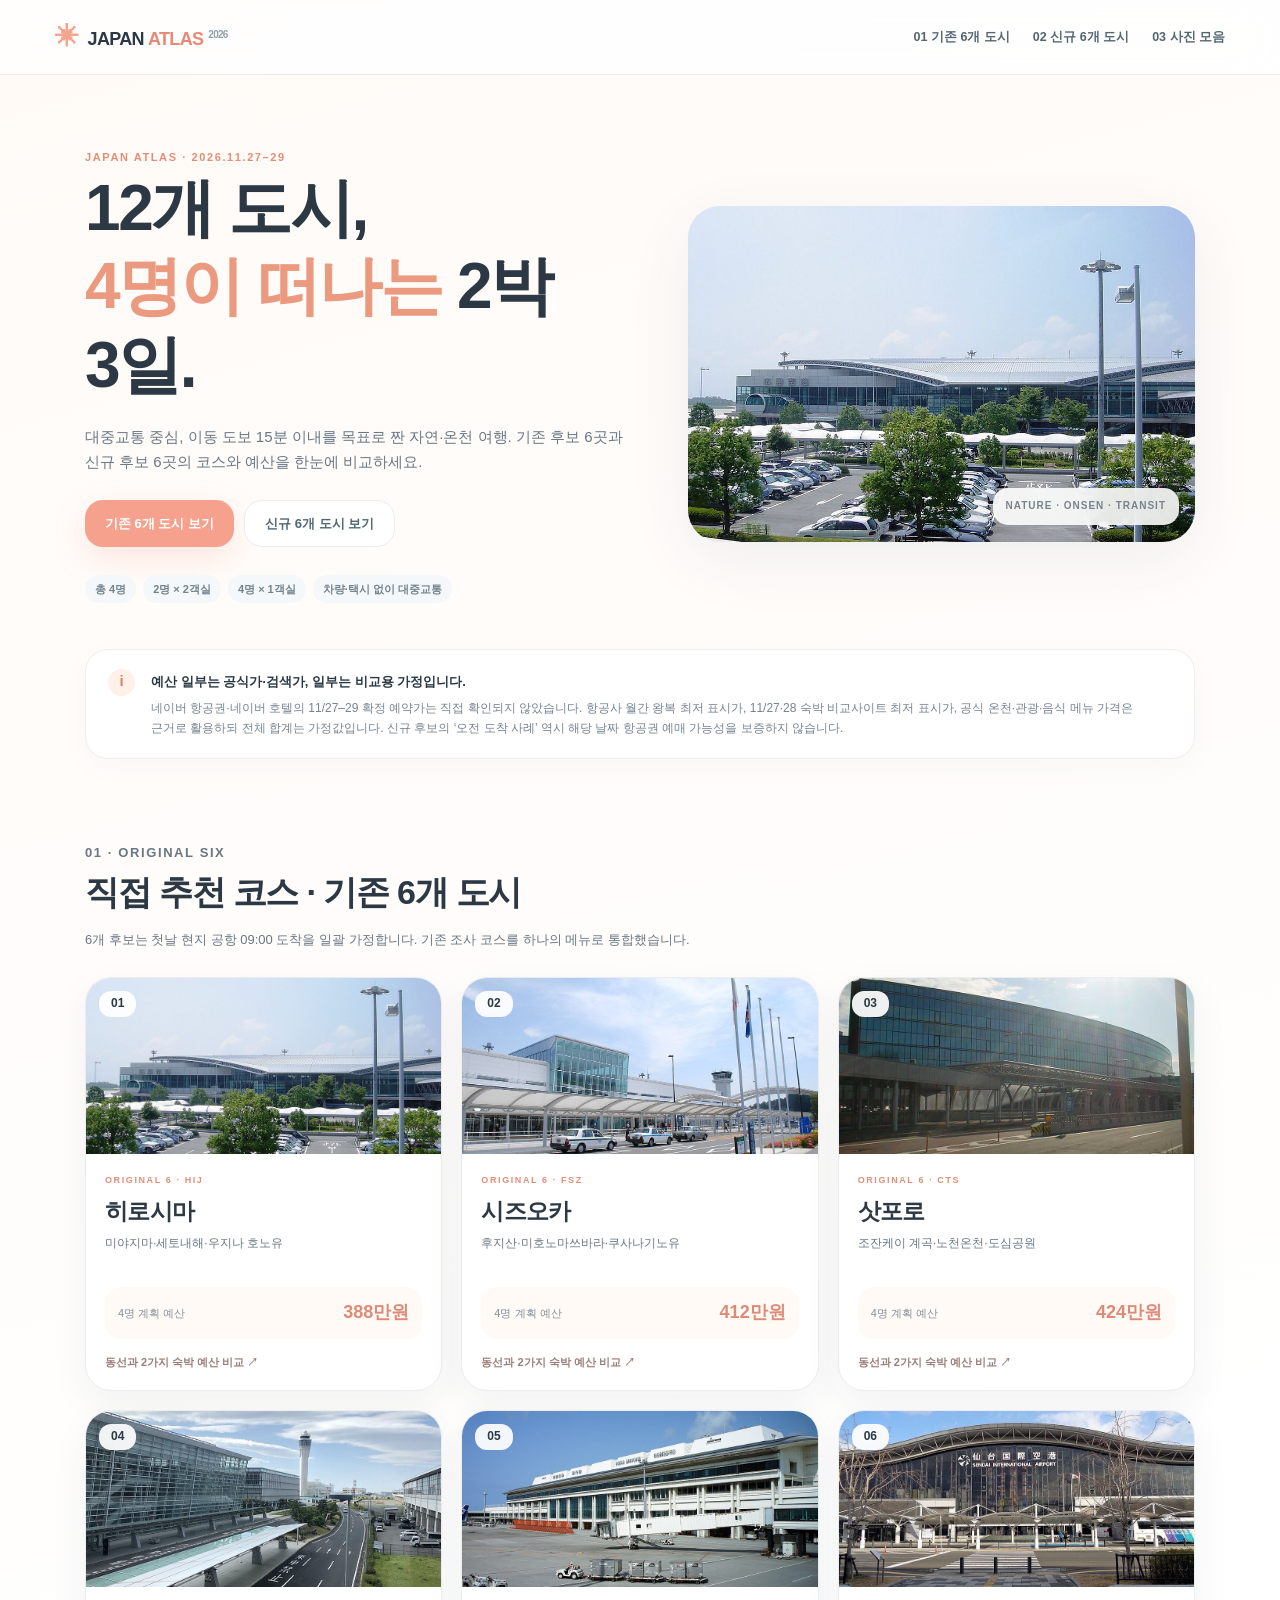
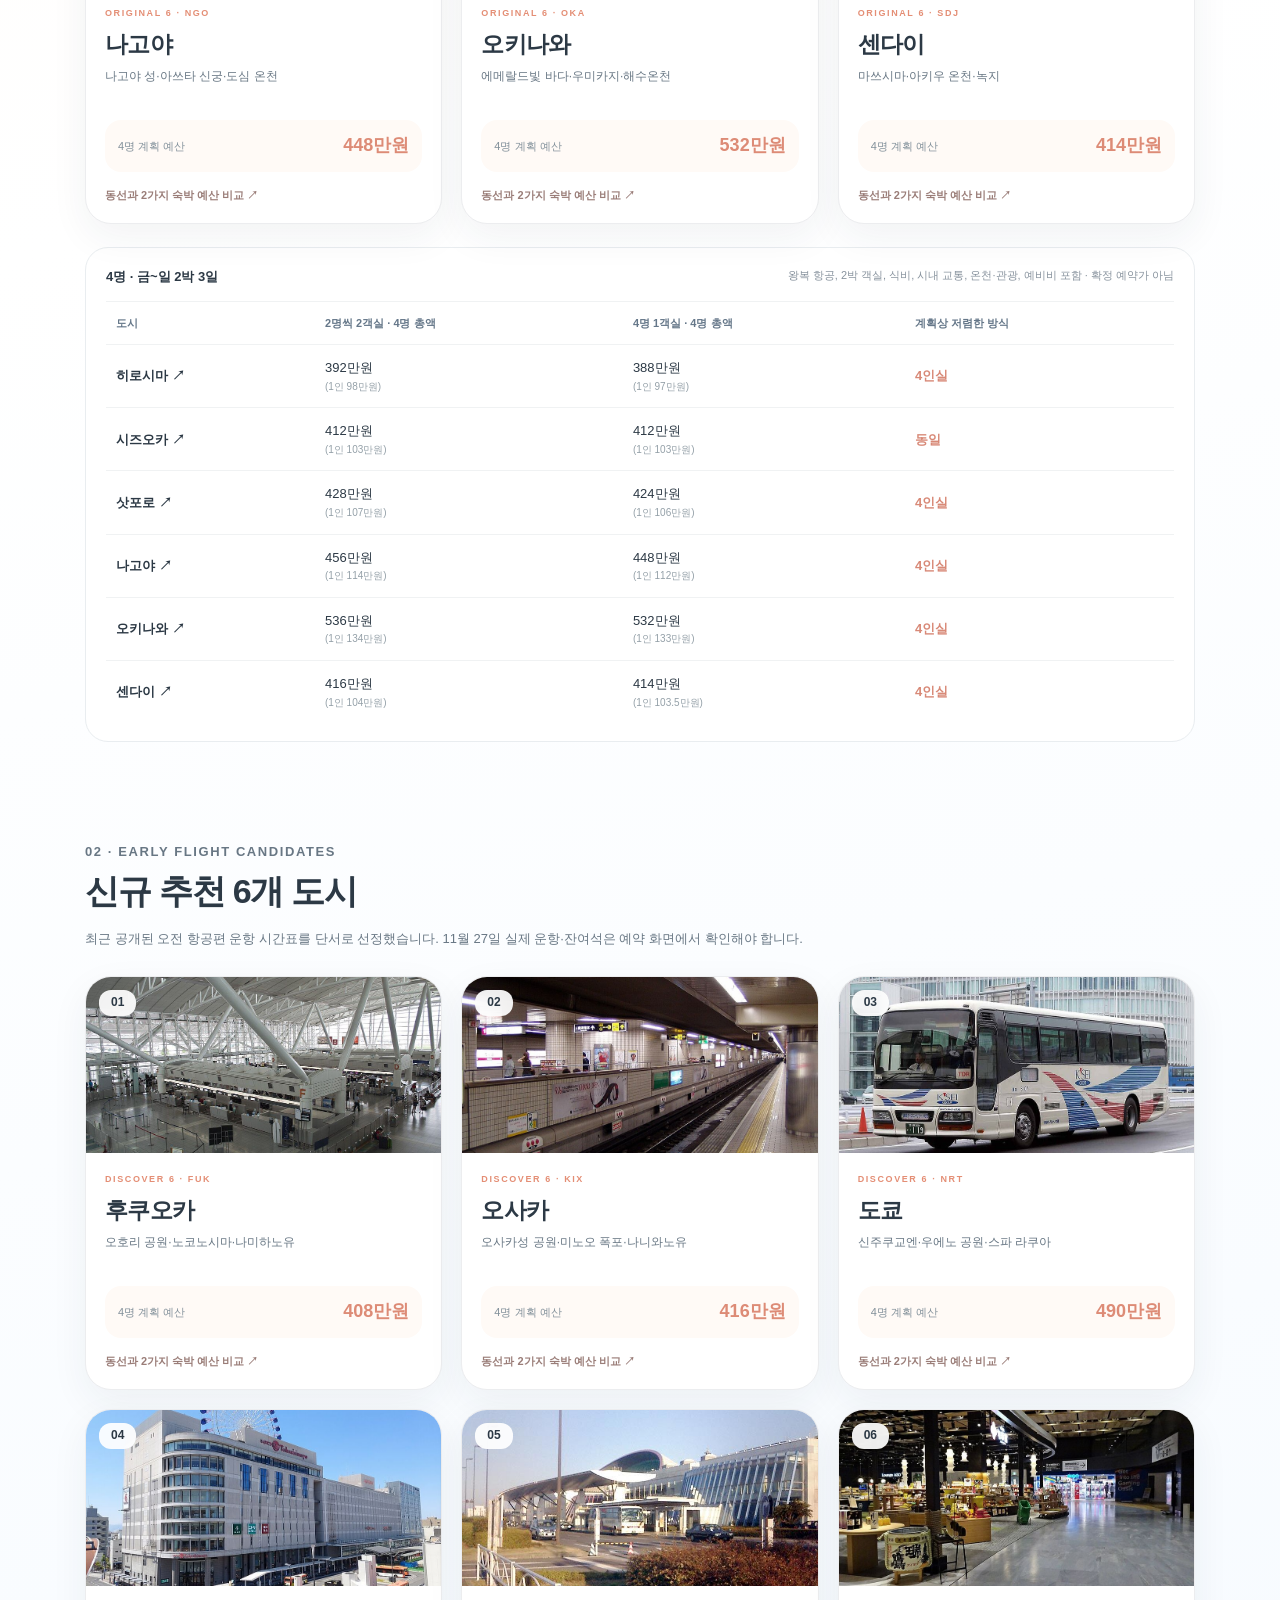
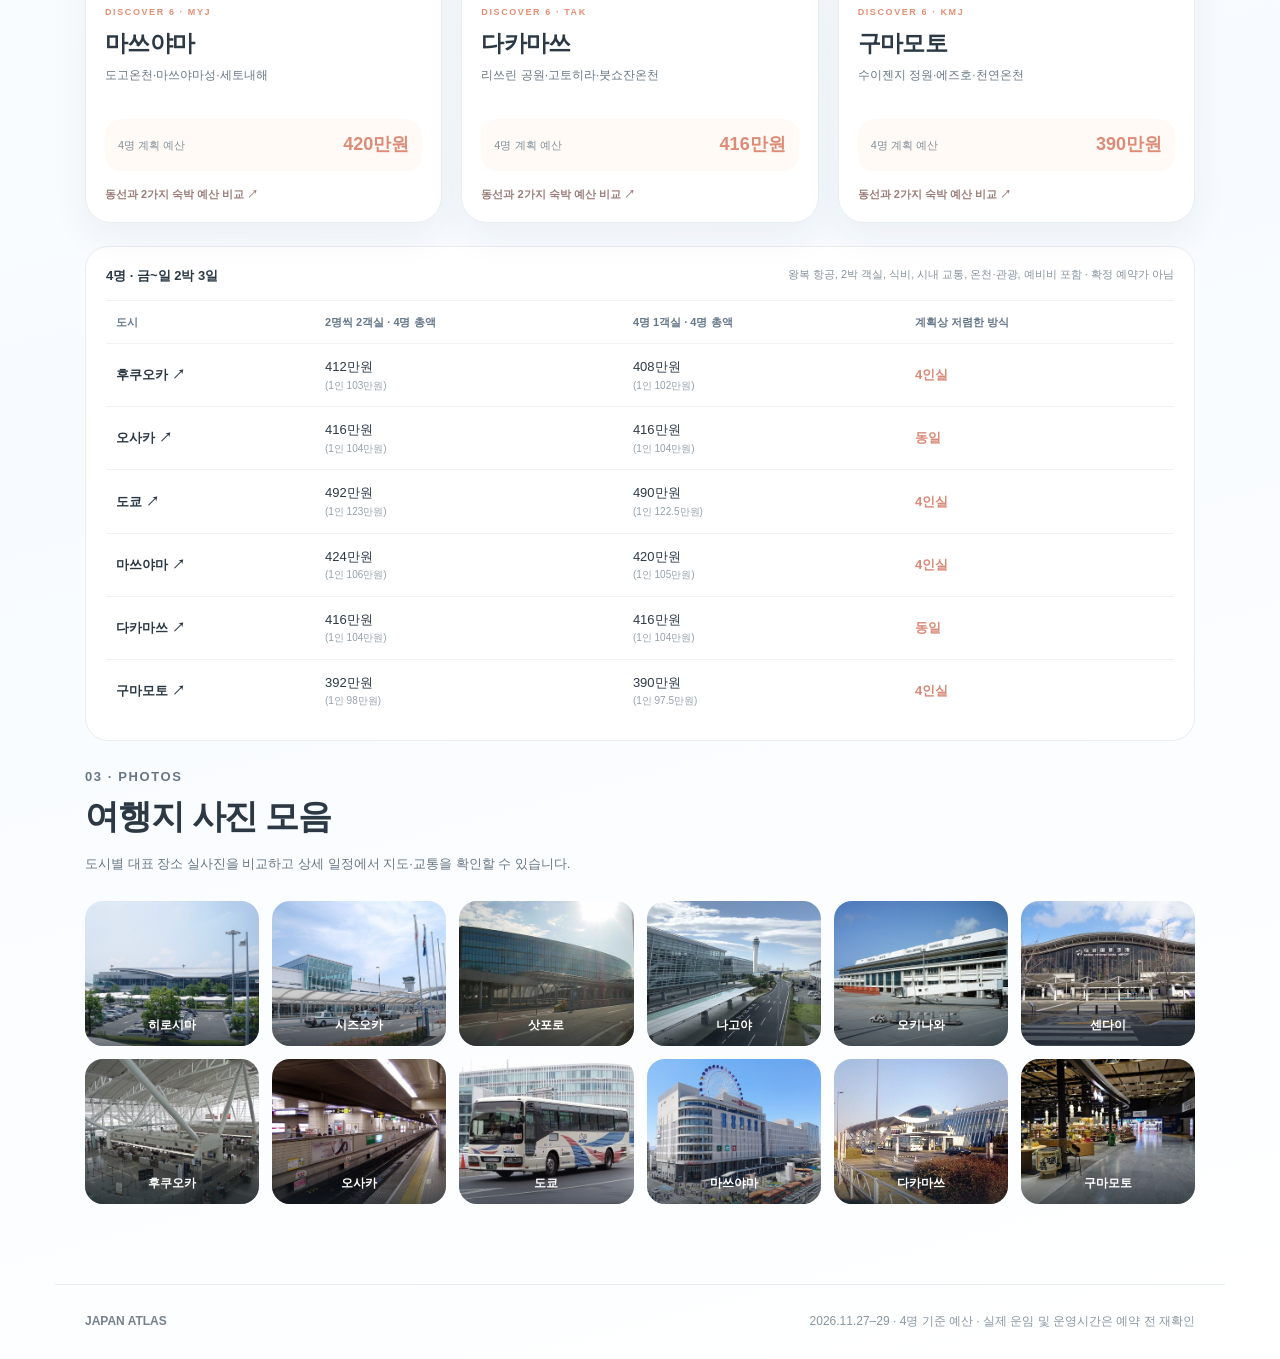
<file: index.html>
<!doctype html><html lang="ko"><head><meta charset="utf-8"><meta name="viewport" content="width=device-width,initial-scale=1"><meta name="theme-color" content="#fffaf7"><meta name="robots" content="noindex,nofollow,noarchive"><title>JAPAN ATLAS · 12개 도시 4인 여행 플래너</title><link rel="stylesheet" href="./assets/site.css?v=20261111-lightbox"><script defer src="./assets/app.js?v=20261111-lightbox"></script></head><body><a class="skip" href="#app">내용 바로가기</a><header class="nav"><div class="nav-inner"><a class="logo" href="./"><span class="logo-mark">✳</span> JAPAN <strong>ATLAS</strong><small>2026</small></a><nav aria-label="주요 카테고리"><a href="./#original">01 기존 6개 도시</a><a href="./#new">02 신규 6개 도시</a><a href="?page=photos">03 사진 모음</a></nav></div></header><main id="app" aria-live="polite"><p class="loading">여행 데이터를 불러오는 중…</p></main><footer><div class="container foot"><strong>JAPAN ATLAS</strong><span>2026.11.27–29 · 4명 기준 예산 · 실제 운임 및 운영시간은 예약 전 재확인</span></div></footer><div class="photo-preview" id="photoPreview" hidden><div class="photo-preview-overlay" data-preview-close="1"></div><div class="photo-preview-dialog" role="dialog" aria-modal="true" aria-label="사진 크게 보기"><button class="photo-preview-close" type="button" id="photoPreviewClose" data-preview-close="1" aria-label="사진 닫기">×</button><img id="photoPreviewImage" alt=""><p id="photoPreviewCaption" class="photo-preview-caption"></p></div></div><div class="modal" id="externalModal" hidden><div class="modal-mask" data-close="1"></div><div class="modal-card" role="dialog" aria-modal="true" aria-labelledby="modalTitle"><p class="eyebrow">EXTERNAL WEBSITE</p><h2 id="modalTitle">외부 페이지로 이동합니다</h2><p>아래 도메인을 확인하세요. 로그인 정보나 프로그램 설치를 요구하는 낯선 사이트에 주의하세요.</p><strong class="domain" id="externalDomain"></strong><div class="modal-actions"><button class="btn outline" data-close="1">취소</button><button class="btn primary" id="externalContinue">계속 열기 ↗</button></div></div></div></body></html>
</file>
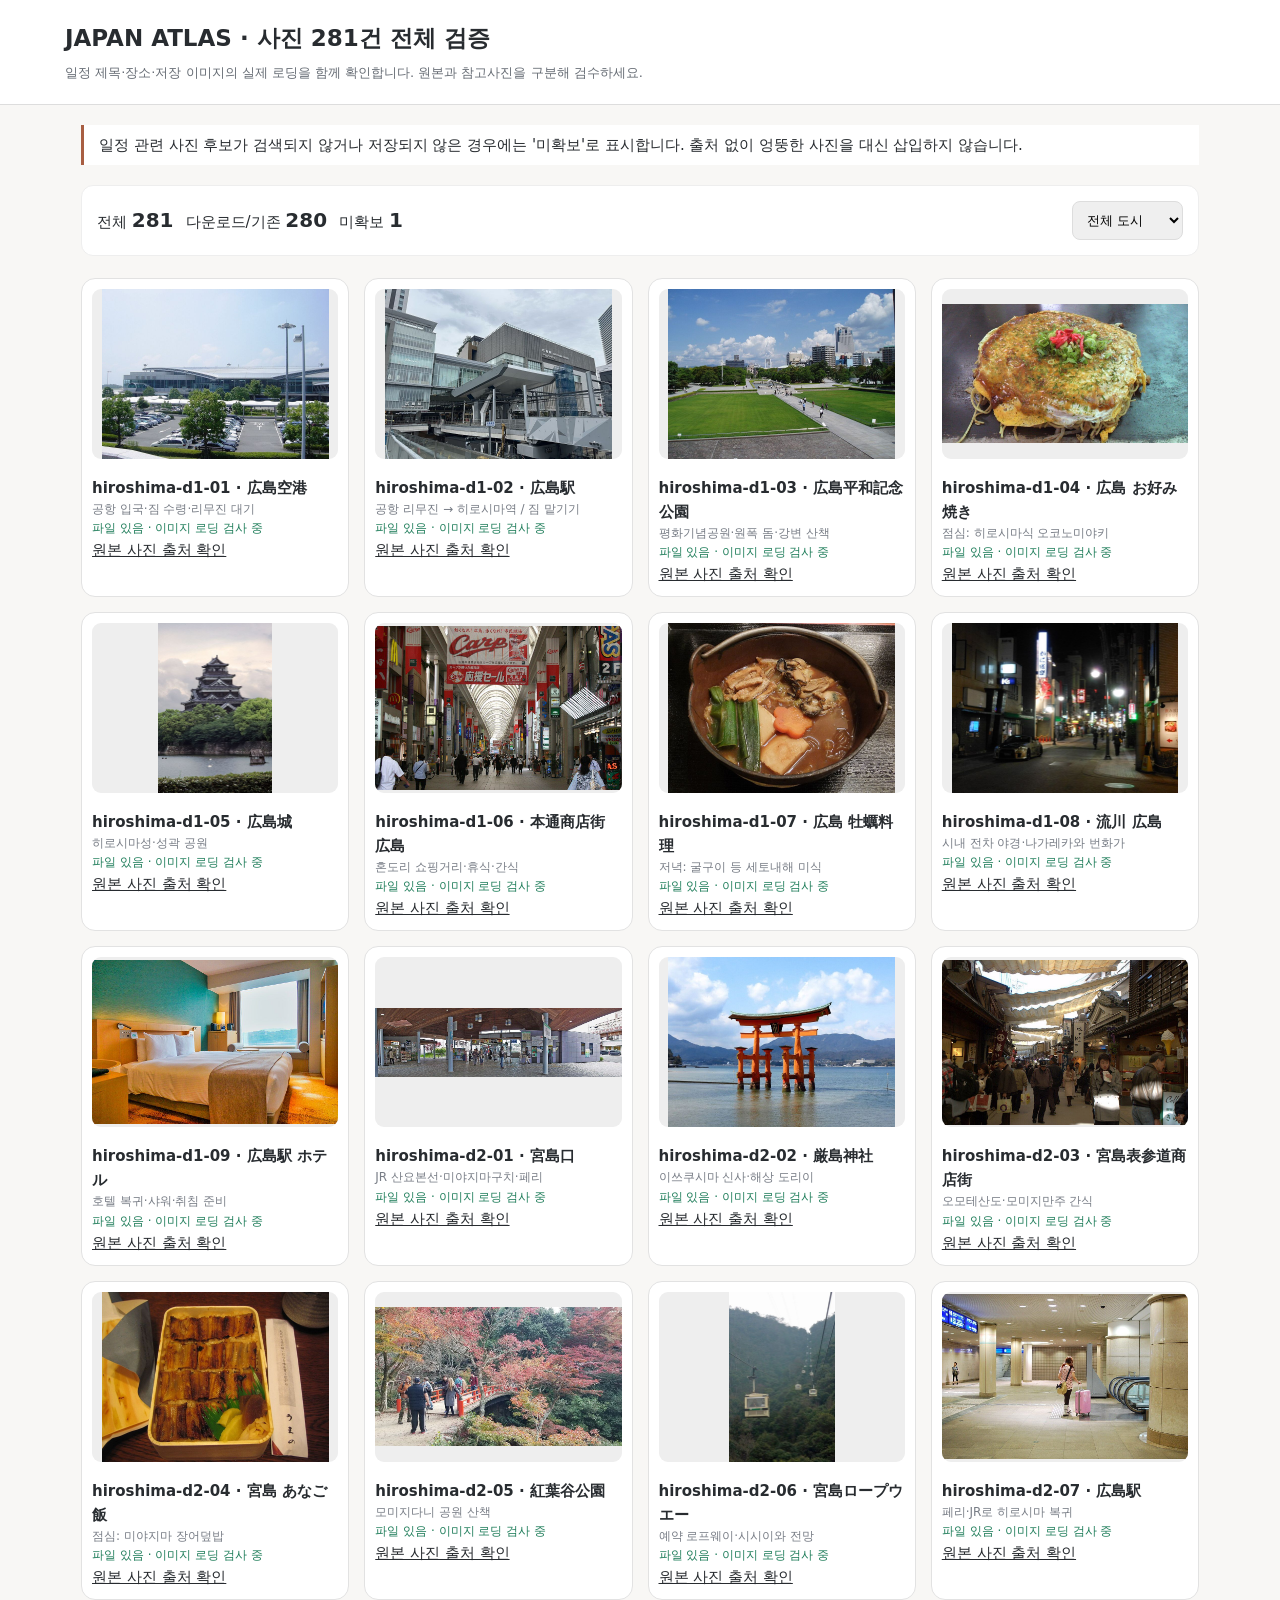
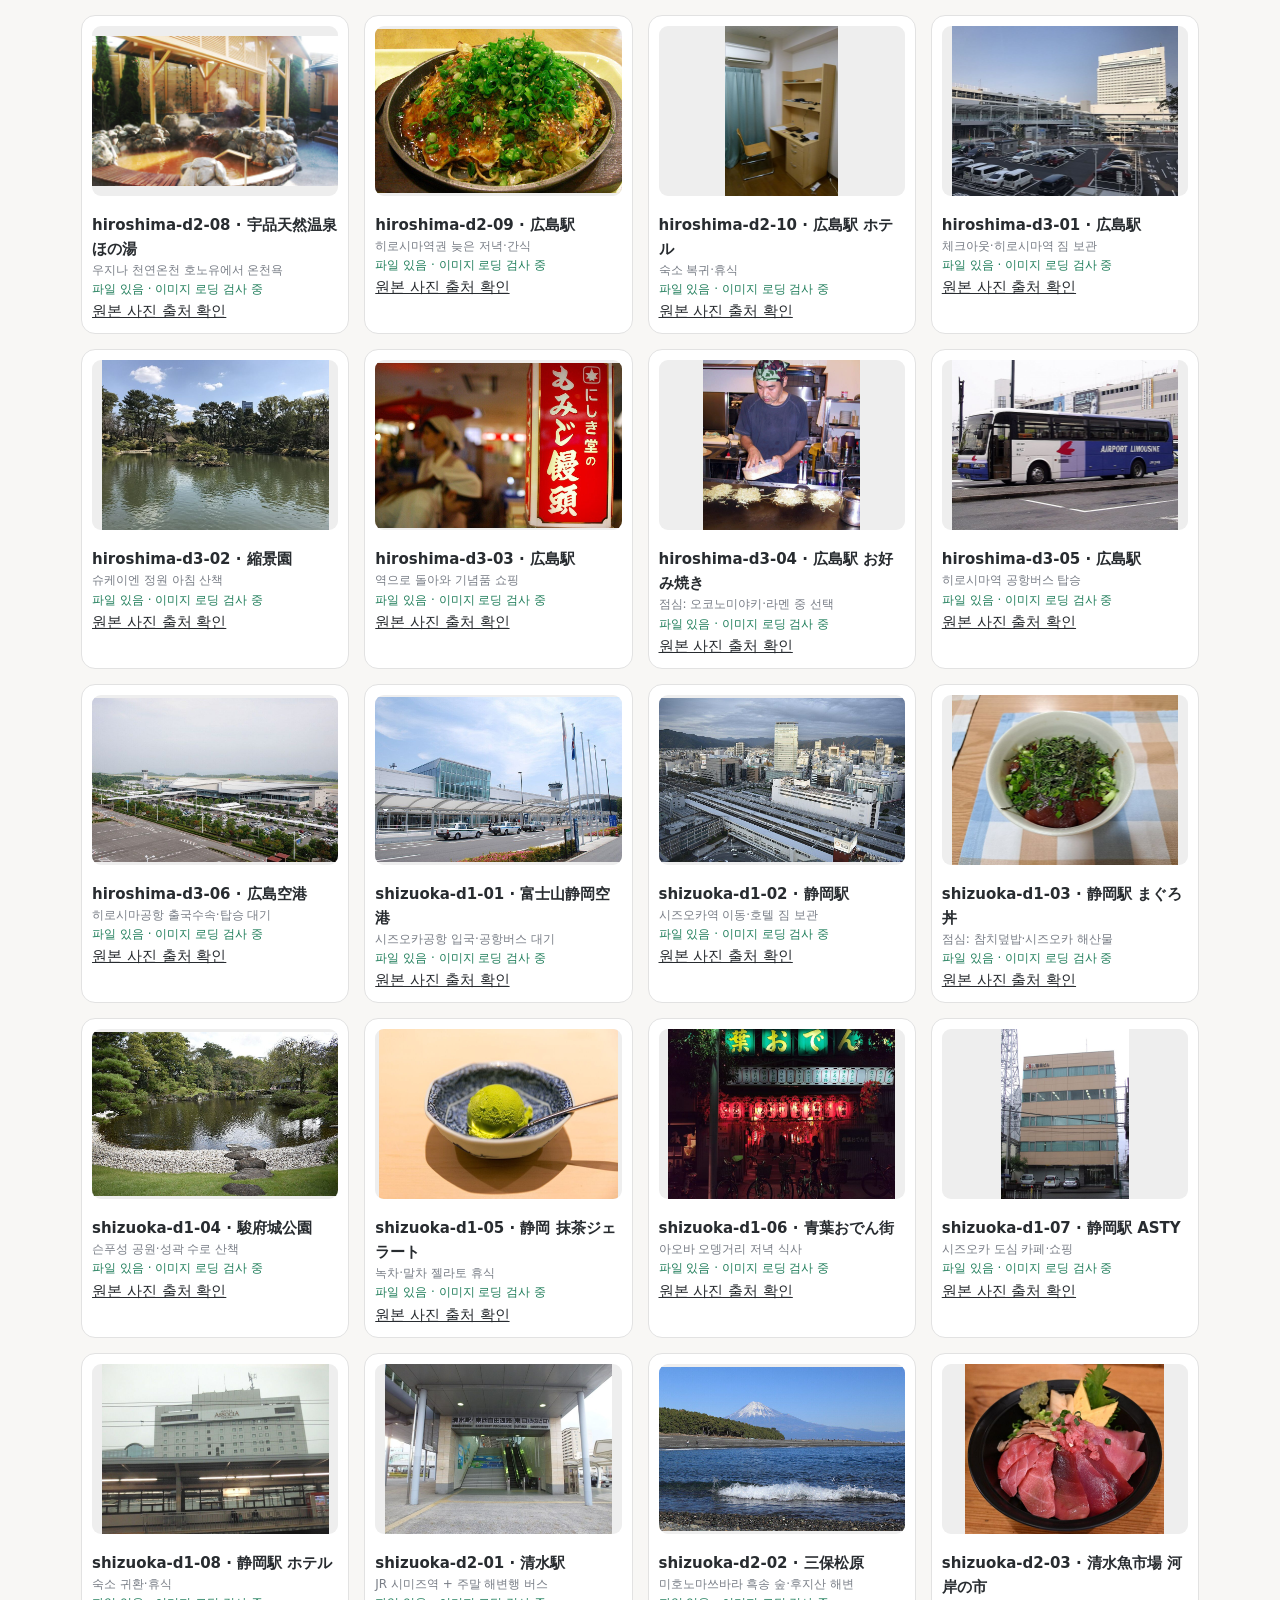
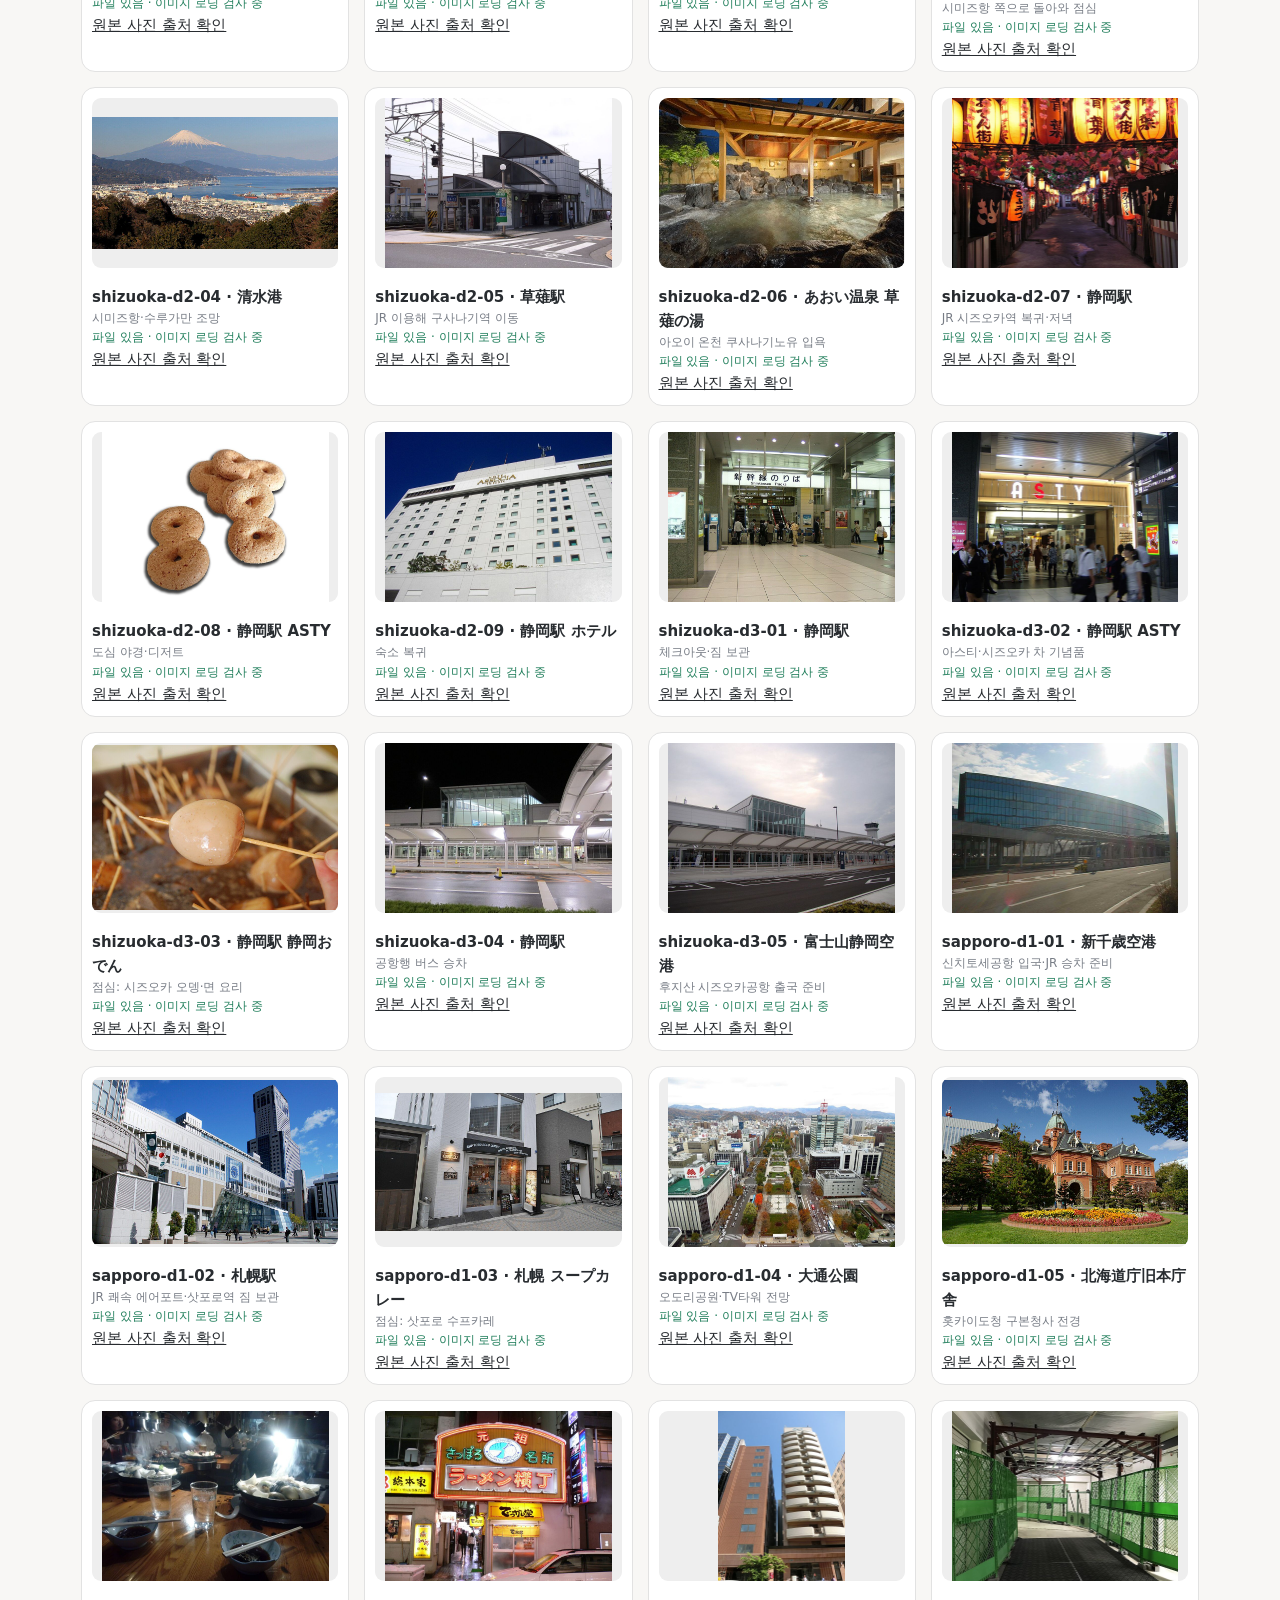
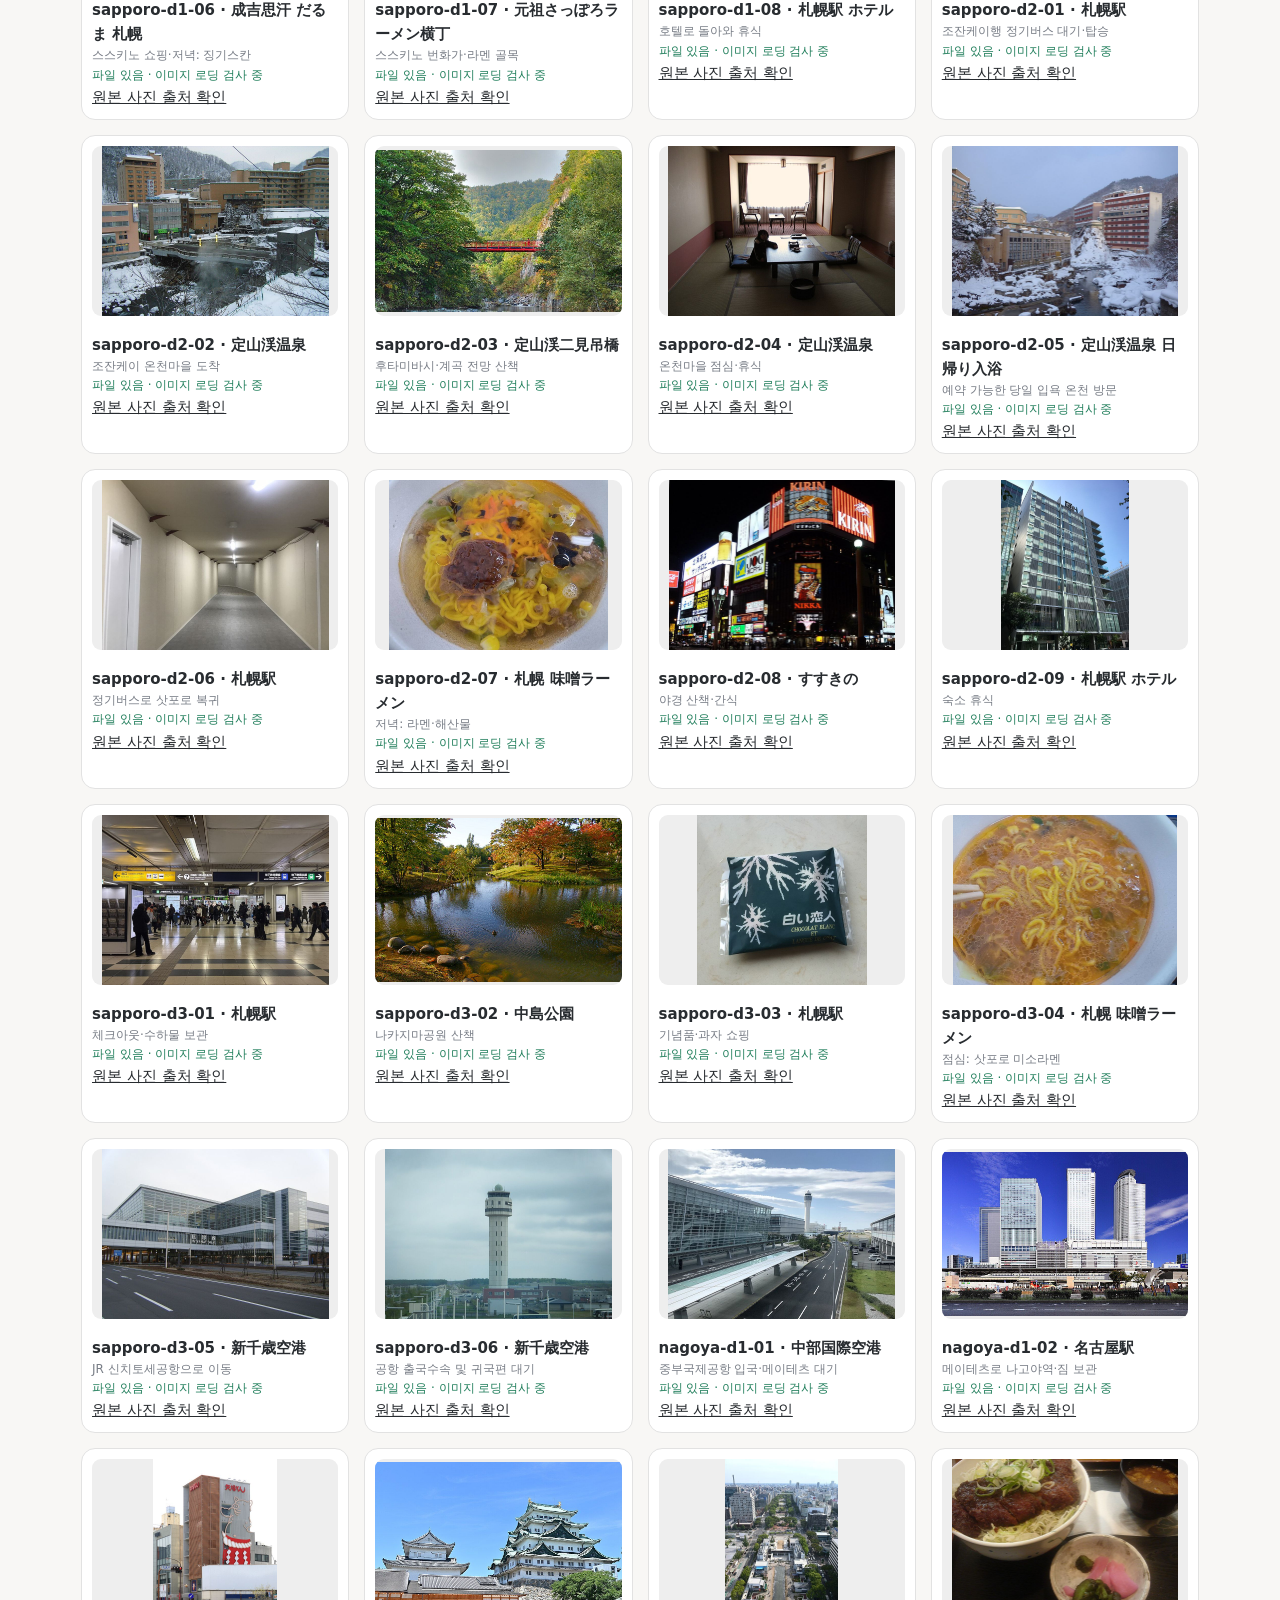
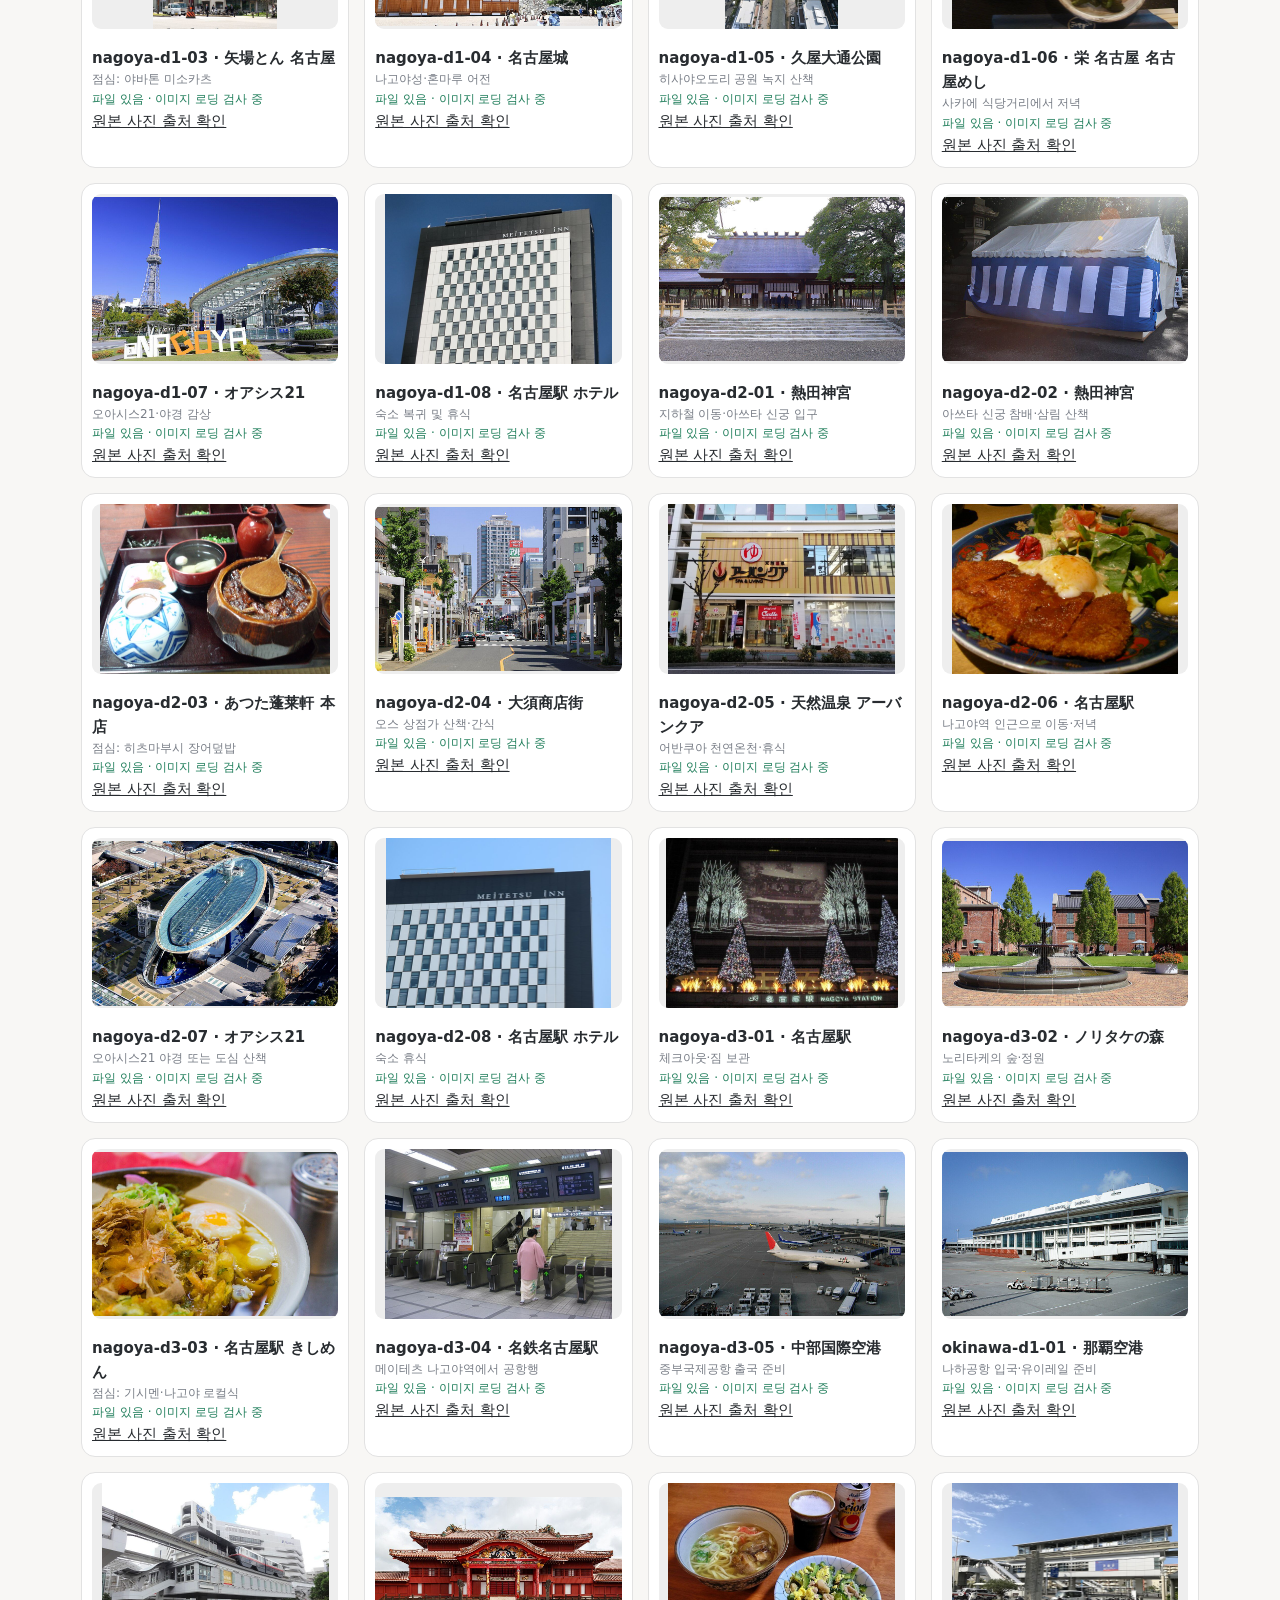
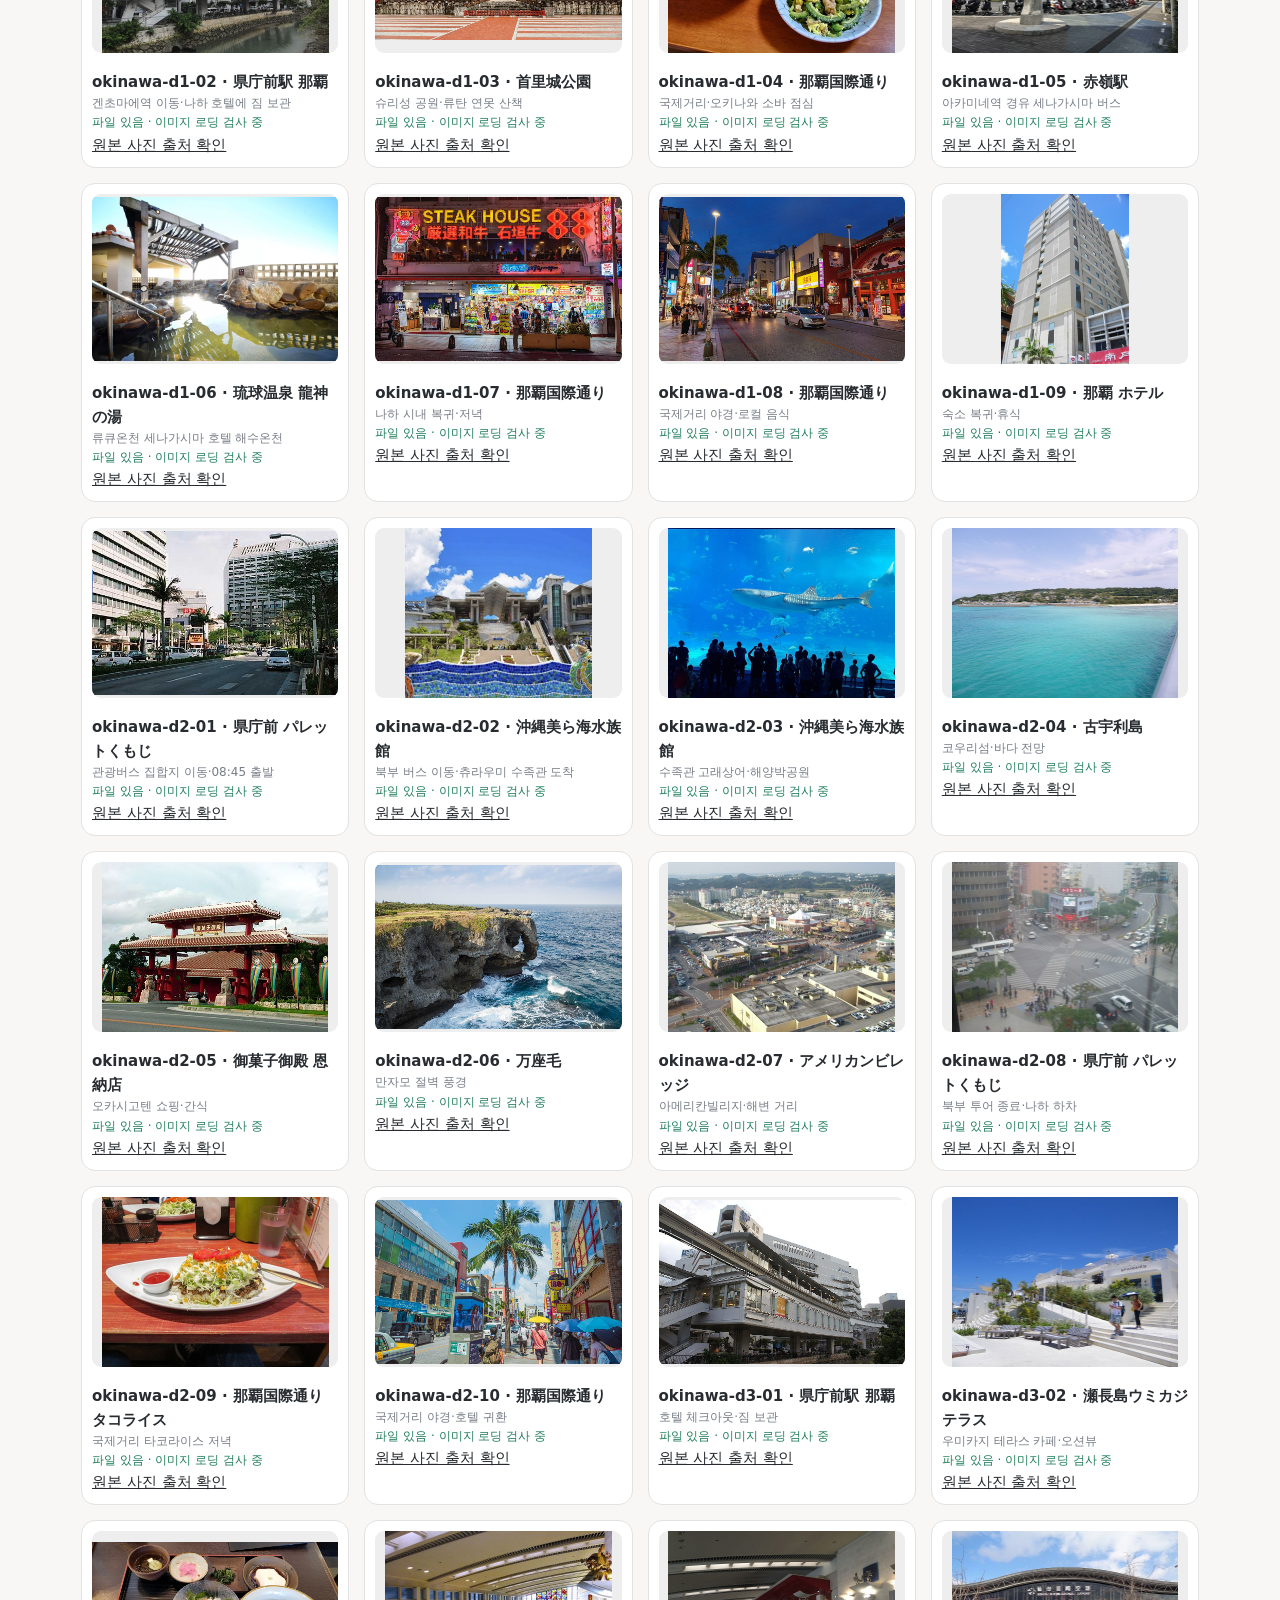
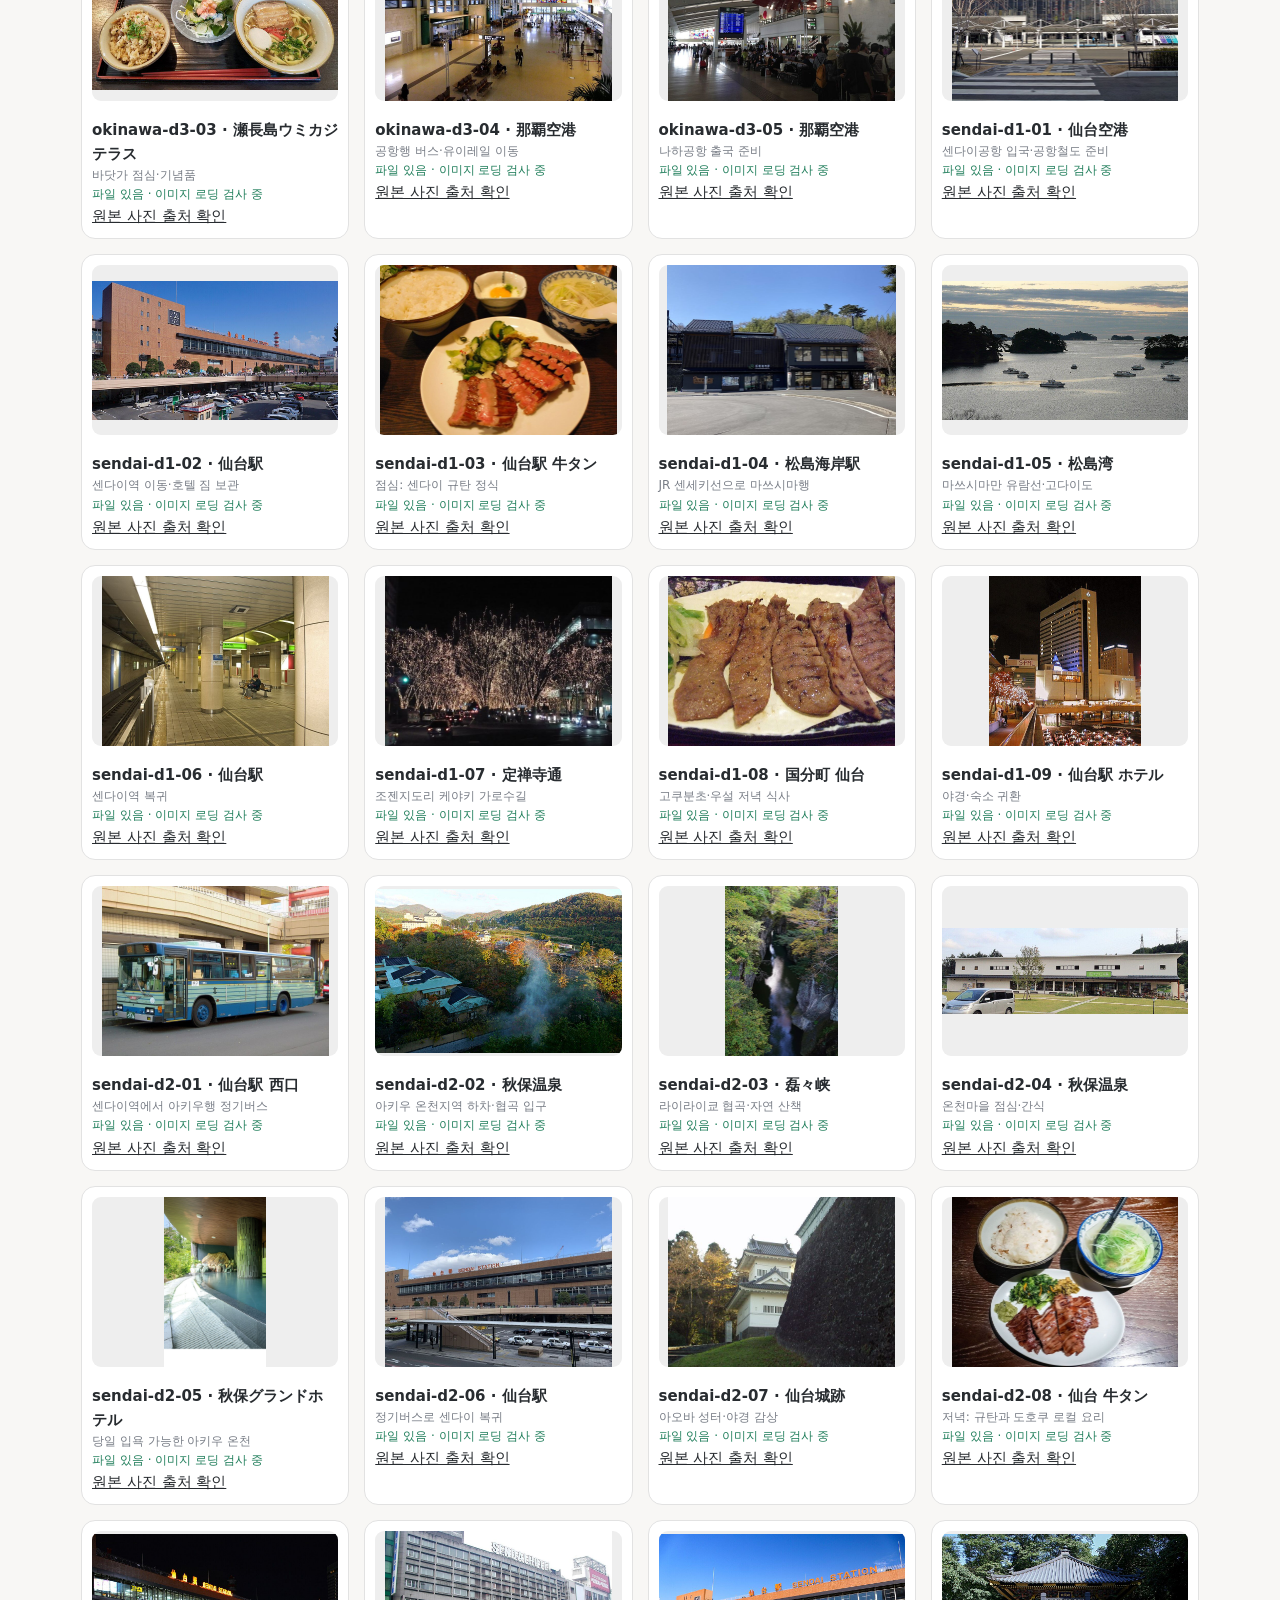
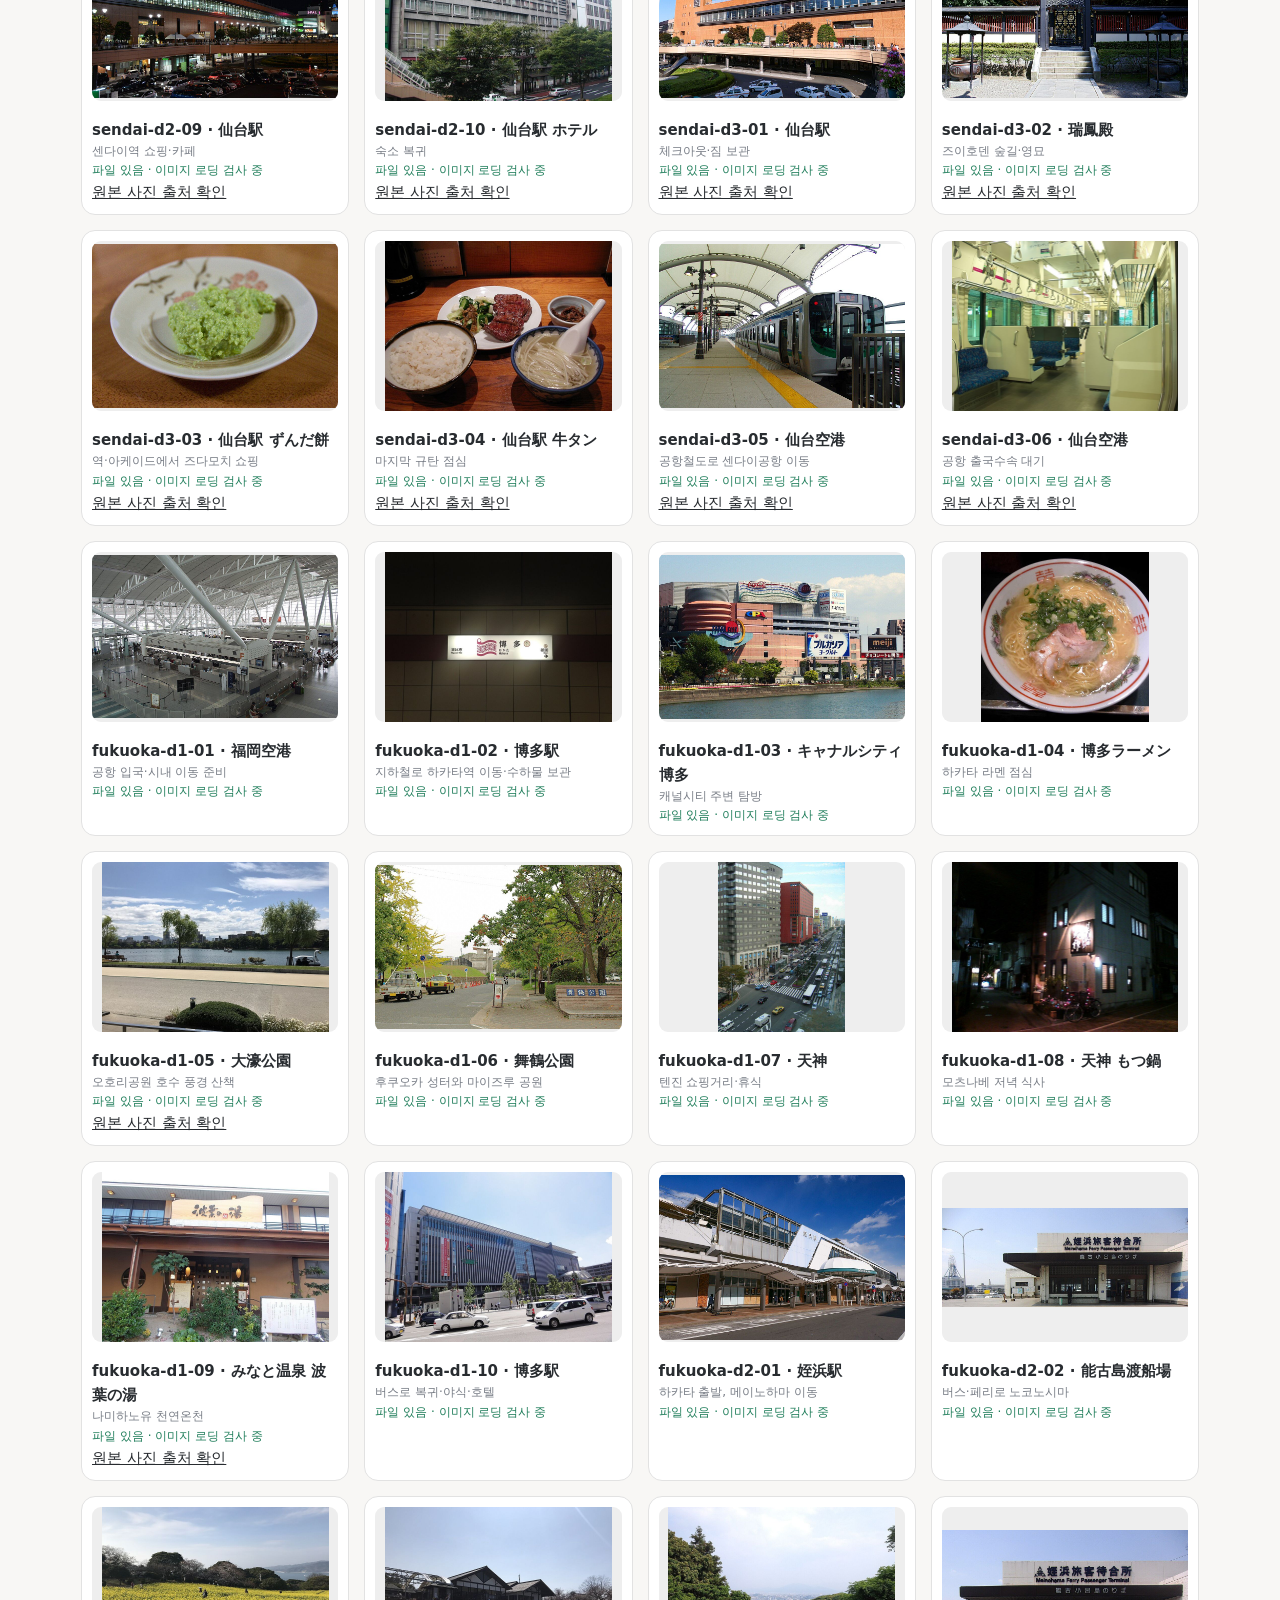
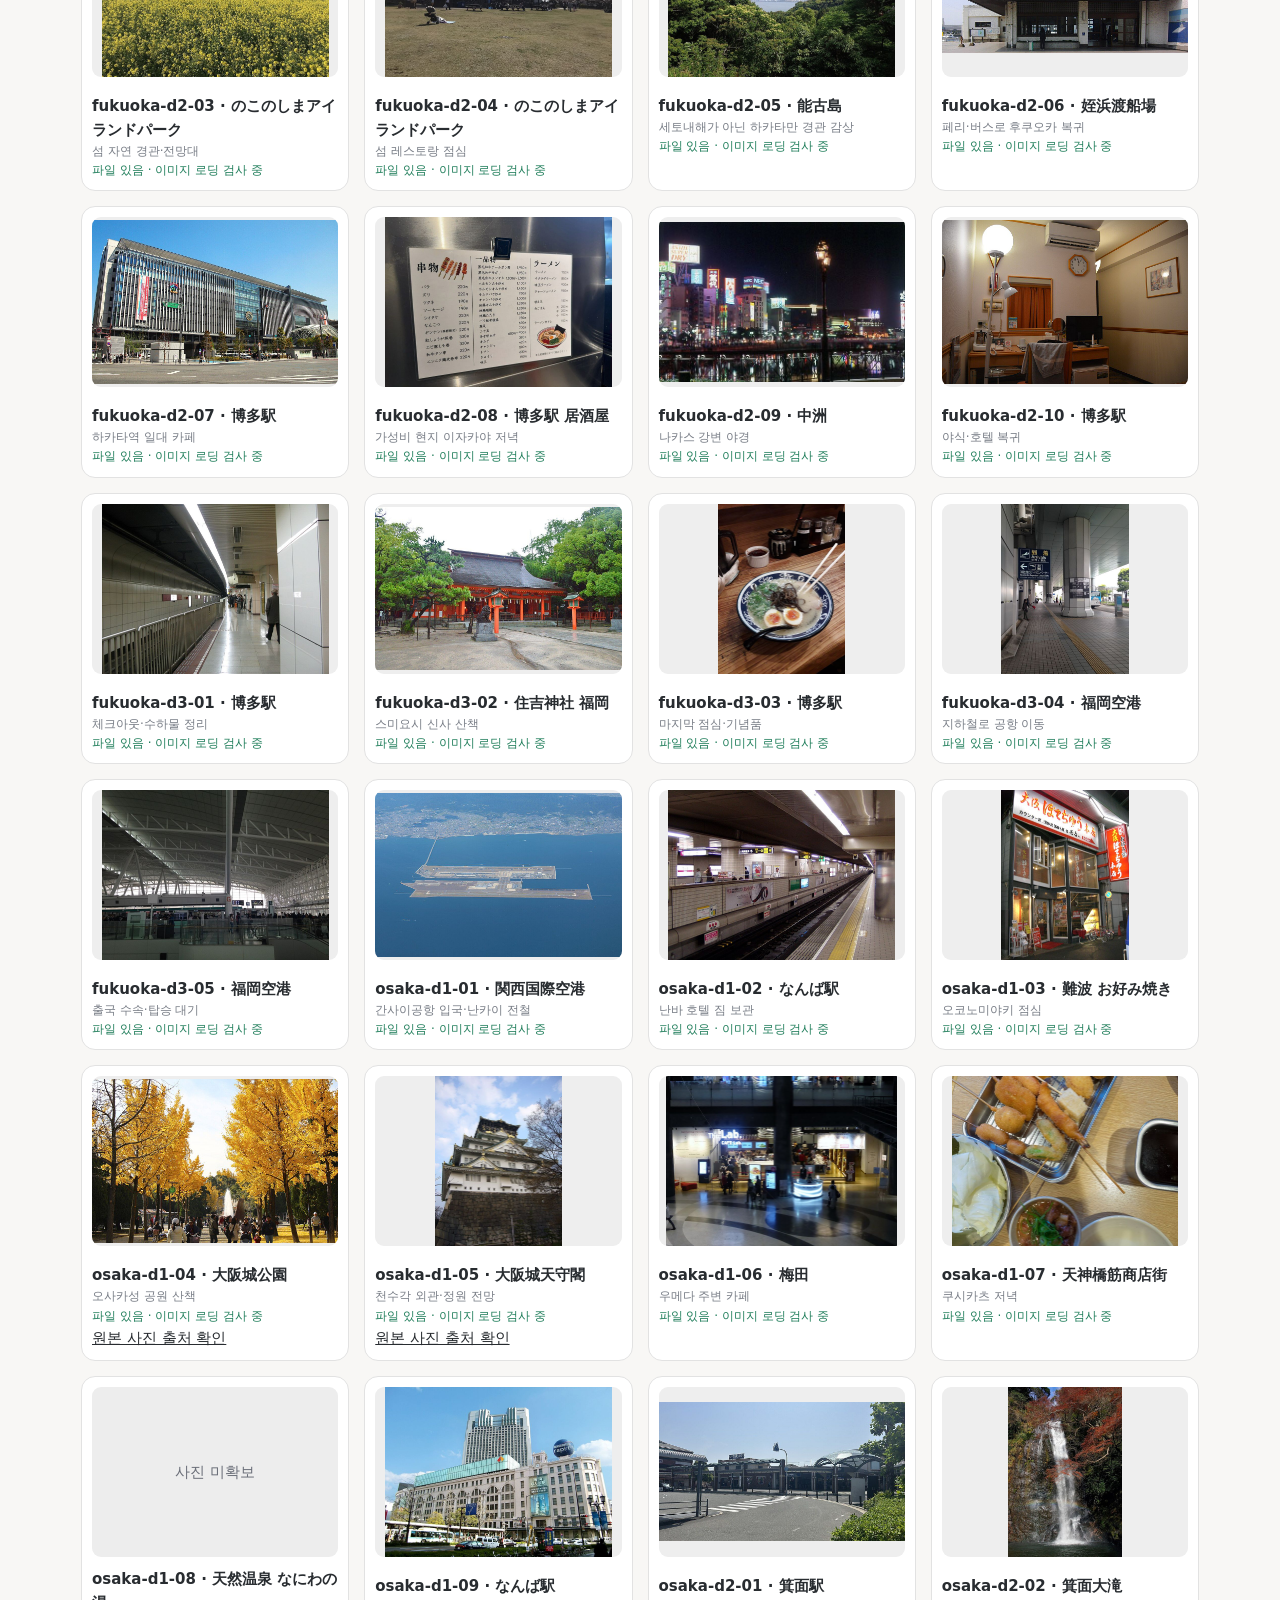
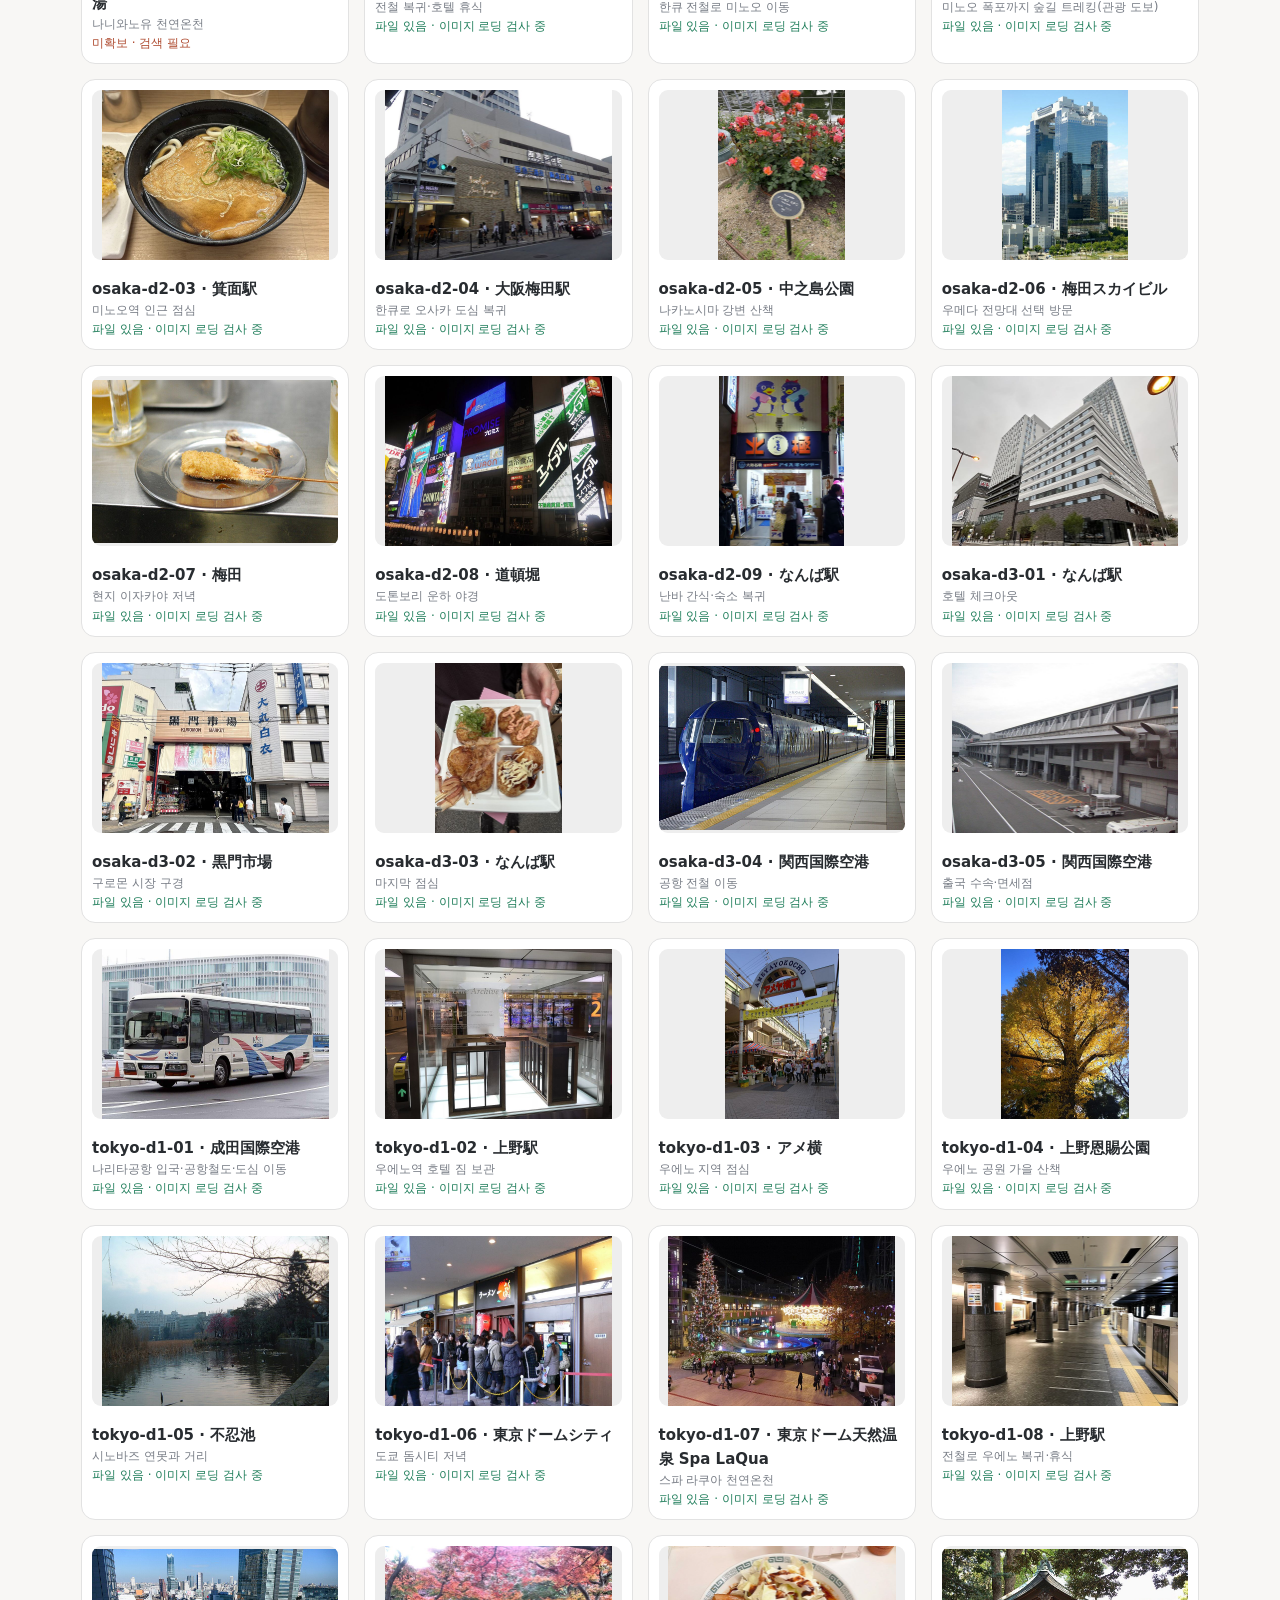
<file: photo-audit.html>
<!doctype html><html lang="ko"><head><meta charset="utf-8"><meta name="viewport" content="width=device-width,initial-scale=1"><title>JAPAN ATLAS · 전체 일정 사진 검증</title><style>
*{box-sizing:border-box}body{margin:0;background:#f8f7f5;color:#282c30;font:15px/1.6 system-ui,-apple-system,'Malgun Gothic',sans-serif}header{background:white;border-bottom:1px solid #ddd;padding:20px max(16px,calc((100vw - 1150px)/2))}h1{font-size:23px;margin:0 0 6px}.sub{color:#676d75;font-size:13px;margin:0}.wrap{max-width:1150px;margin:20px auto;padding:0 16px}.bar{display:flex;flex-wrap:wrap;gap:12px;background:white;padding:15px;border-radius:12px;margin-bottom:22px;align-items:center;border:1px solid #eee}.bar strong{font-size:20px}.bar select{padding:10px;border-radius:8px;border:1px solid #ddd;margin-left:auto}.cards{display:grid;grid-template-columns:repeat(auto-fill,minmax(235px,1fr));gap:15px}.card{border:1px solid #e2e2e2;border-radius:14px;background:white;padding:10px;overflow:hidden}.card img{width:100%;height:170px;object-fit:contain;background:#eee;border-radius:9px}.missing{height:170px;display:grid;place-items:center;color:#6b6f79;background:#ededed;border-radius:9px}.card h2{font-size:15px;margin:10px 0 0}.muted{color:#787d86;font-size:12px}.status{font-size:12px;color:#ae4a2f}.status.ok{color:#207e5b}a{color:inherit}.notice{border-left:3px solid #a85e42;padding:8px 15px;margin-bottom:20px;background:white}</style></head>
<body><header><h1>JAPAN ATLAS · 사진 281건 전체 검증</h1><p class="sub">일정 제목·장소·저장 이미지의 실제 로딩을 함께 확인합니다. 원본과 참고사진을 구분해 검수하세요.</p></header><div class="wrap"><p class="notice">일정 관련 사진 후보가 검색되지 않거나 저장되지 않은 경우에는 '미확보'로 표시합니다. 출처 없이 엉뚱한 사진을 대신 삽입하지 않습니다.</p><div class="bar"><div>전체 <strong id="all">281</strong></div><div>다운로드/기존 <strong id="found">0</strong></div><div>미확보 <strong id="missing">281</strong></div><select id="filter" aria-label="도시 선택"><option value="all">전체 도시</option></select></div><div class="cards" id="cards"></div></div>
<script>
(async()=>{const $=s=>document.querySelector(s); const [index,report]=await Promise.all([fetch('./assets/photo-keywords-281.json').then(r=>r.json()),fetch('./PHOTO_REPAIR_REPORT.json').then(r=>r.ok?r.json():{items:[]}).catch(()=>({items:[]}))]);const byId=new Map((report.items||[]).map(x=>[x.id,x]));const all=Object.entries(index.items);const cities=[...new Set(all.map(([k,x])=>x.city))];cities.forEach(c=>{$('#filter').add(new Option(c,c));});$('#found').textContent=all.filter(([k])=>['downloaded','existing'].includes(byId.get(k)?.status)).length;$('#missing').textContent=all.length-Number($('#found').textContent);$('#all').textContent=all.length;function draw(){const city=$('#filter').value;$('#cards').textContent='';for(const [id,t] of all){if(city!=='all'&&t.city!==city)continue;const rec=byId.get(id),found=['downloaded','existing'].includes(rec?.status);const box=document.createElement('article');box.className='card';const media=document.createElement(found?'img':'div');if(found){media.loading='lazy';media.alt=t.place+' 일정 검색 사진';media.src='./assets/photos/schedules/'+t.city+'/'+id.match(/d\d+-\d+/)[0]+'.jpg';media.onerror=()=>{const fail=document.createElement('div');fail.className='missing';fail.textContent='이미지 파일 로딩 실패';media.replaceWith(fail);};}else{media.className='missing';media.textContent='사진 미확보';}box.append(media);const title=document.createElement('h2');title.textContent=id+' · '+(t.place||t.title);box.append(title);const desc=document.createElement('div');desc.className='muted';desc.textContent=t.title;box.append(desc);const status=document.createElement('div');status.className=found?'status ok':'status';status.textContent=found?'파일 있음 · 이미지 로딩 검사 중':'미확보 · 검색 필요';box.append(status);if(rec?.source){let source=document.createElement('a');source.href=rec.source;source.textContent='원본 사진 출처 확인';source.target='_blank';source.rel='noopener noreferrer';box.append(source);}$('#cards').append(box);} }$('#filter').addEventListener('change',draw);draw();})().catch(e=>{document.querySelector('#cards').textContent='검사 데이터 로딩 오류: '+e.message;});
</script></body></html>
</file>
<file: assets/site.css>
[hidden]{display:none!important}
@import url('https://fonts.googleapis.com/css2?family=DM+Sans:wght@400;500;600;700;800&family=Noto+Sans+KR:wght@400;500;600;700;800&display=swap');
:root{--text:#2c3945;--sub:#687784;--muted:#82909a;--border:#e9edf0;--peach:#fff0e9;--coral:#f48e79;--blue:#e3f2ff;--surface:#fff;--shadow:0 18px 64px rgba(48,67,82,.075)}*{box-sizing:border-box}html{scroll-behavior:smooth}body{margin:0;background:linear-gradient(165deg,#fffaf6 0,#fff 38%,#f7fbff 75%,#fff 100%);color:var(--text);font:15px/1.66 'DM Sans','Noto Sans KR',sans-serif;word-break:keep-all}a{color:inherit;text-decoration:none}a:hover{color:#ce6c58}button{font:inherit;cursor:pointer}button:focus-visible,a:focus-visible{outline:3px solid #79b6eb;outline-offset:3px}.skip{position:absolute;left:-9999px}.skip:focus{left:12px;top:12px;z-index:100;background:#fff;padding:10px}.container{max-width:1170px;margin:auto;padding:0 30px}.nav{position:sticky;top:0;z-index:15;border-bottom:1px solid rgba(230,232,235,.9);background:rgba(255,255,255,.80);backdrop-filter:blur(22px)}.nav-inner{max-width:1230px;margin:auto;padding:17px 30px;display:flex;align-items:center;justify-content:space-between;gap:14px}.logo{font-size:18px;font-weight:600;letter-spacing:-.7px;white-space:nowrap}.logo strong{color:#ea8875}.logo small{font-size:10px;vertical-align:super;color:#91a1aa;margin-left:5px}.logo-mark{font-size:24px;color:#f3a58f;margin-right:5px}.nav nav{display:flex;gap:23px}.nav nav a{font-size:12.5px;font-weight:700;color:#536570}.nav nav a:hover{color:#da7a67}.hero{display:grid;grid-template-columns:1.05fr .95fr;align-items:center;gap:42px;padding:69px 0 46px}.hero-brow,.eyebrow{font-size:11px;font-weight:800;letter-spacing:1.6px;color:#e48e75;margin:0 0 12px}.hero h1{font-size:clamp(38px,5vw,64px);line-height:1.23;letter-spacing:-2.4px;margin:0}.hero h1 em{font-style:normal;color:#eb997f}.hero-content>p{max-width:560px;color:var(--sub);margin:20px 0 25px}.hero-actions{display:flex;gap:10px;flex-wrap:wrap}.btn{border:0;display:inline-flex;justify-content:center;align-items:center;padding:12px 20px;font-size:13px;font-weight:750;border-radius:18px;white-space:nowrap}.btn.primary{background:#f5a18d;color:#fff;box-shadow:0 12px 32px #f5a18d38}.btn.outline{background:#fff;color:#506776;border:1px solid #e9edf0}.hero-pills{display:flex;flex-wrap:wrap;gap:7px;margin-top:28px}.tag{display:inline-flex;padding:5px 10px;border-radius:100px;background:#f5f8fa;color:#72838f;font-size:11px;font-weight:650}.hero-pic{height:336px;position:relative;border-radius:32px;overflow:hidden;background:linear-gradient(135deg,#f5f6f6,#fff4f0);box-shadow:var(--shadow)}.hero-pic>img{width:100%;height:100%;object-fit:cover}.hero-overlay{position:absolute;right:16px;bottom:17px;background:rgba(255,255,255,.88);backdrop-filter:blur(14px);color:#79838b;padding:10px 13px;border-radius:15px;font-weight:700;font-size:10px;letter-spacing:1px}.assumption{display:flex;gap:16px;background:#fff;border:1px solid #f0eded;padding:19px 22px;border-radius:23px;box-shadow:0 8px 30px rgba(50,70,88,.03)}.assumption-dot{background:#fff0e8;color:#da8170;border-radius:14px;height:27px;min-width:27px;text-align:center;font-weight:800}.assumption p{font-size:12px;color:#758390;margin:5px 0 0}.assumption b{font-size:13px}.section{padding:74px 0 16px;scroll-margin-top:80px}.heading{margin-bottom:26px}.heading h2{font-size:clamp(25px,3.4vw,34px);margin:0;letter-spacing:-1.2px}.heading p{color:var(--sub);font-size:13px;margin:9px 0 0}.cards{display:grid;grid-template-columns:repeat(3,minmax(0,1fr));gap:19px}.city-card{background:#fff;border:1px solid #ecedef;border-radius:26px;overflow:hidden;box-shadow:0 13px 38px rgba(40,55,70,.06);transition:transform .2s,box-shadow .2s}.city-card:hover{transform:translateY(-4px);box-shadow:0 19px 50px rgba(40,55,70,.1)}.city-visual{height:176px;background:#fafafa;position:relative;overflow:hidden}.city-visual>img{width:100%;height:100%;object-fit:cover}.city-visual-empty{height:100%;display:grid;place-items:center;color:var(--muted)}.city-number{position:absolute;left:13px;top:13px;background:rgba(255,255,255,.92);backdrop-filter:blur(10px);border-radius:12px;padding:3px 12px;font-size:12px;font-weight:750}.city-details{padding:19px}.city-details .eyebrow{margin:0;font-size:9px}.city-details h3{font-size:23px;letter-spacing:-.7px;margin:4px 0}.city-details>p:not(.eyebrow){font-size:12px;color:var(--sub);min-height:38px;margin:2px 0 15px}.price-stamp{background:#fffaf6;border-radius:16px;display:flex;align-items:center;justify-content:space-between;padding:11px 13px;gap:6px}.price-stamp span{font-size:11px;color:#82909a}.price-stamp strong{font-size:18px;color:#dd8b76}.card-cta{display:block;font-weight:750;color:#9a7d78;font-size:11px;margin-top:14px}.budget-summary{background:#fff;border:1px solid var(--border);border-radius:23px;margin-top:23px;padding:18px 20px}.budget-note{display:flex;justify-content:space-between;gap:15px;margin-bottom:13px}.budget-note b{font-size:13px}.budget-note span{font-size:11px;color:#87929d}.table-scroll{overflow-x:auto}.budget-table{width:100%;border-collapse:collapse;font-size:13px;text-align:left;min-width:680px}.budget-table th,.budget-table td{padding:12px 10px;border-top:1px solid #f0f2f3}.budget-table thead th{color:#657789;font-size:11px;white-space:nowrap}.budget-table tbody th{font-weight:750}.budget-table tbody td small{display:block;font-size:10px;color:#94a0a8}.budget-table tbody td:last-child{color:#d88977;font-weight:700}.gallery-preview{display:grid;grid-template-columns:repeat(6,1fr);gap:13px;margin:14px 0 80px}.gallery-teaser{height:145px;border-radius:18px;overflow:hidden;position:relative;background:#f2f5f6}.gallery-teaser img{width:100%;height:100%;object-fit:cover}.gallery-teaser strong{position:absolute;bottom:0;left:0;right:0;padding:20px 8px 10px;background:linear-gradient(transparent,#18232c9a);color:white;text-align:center;font-size:12px}.detail .crumb,.crumb{display:flex;gap:10px;align-items:center;color:#96a1ab;font-size:12px;padding:26px 0 6px}.crumb a{color:#748593}.city-hero{display:grid;grid-template-columns:1fr .9fr;gap:28px;align-items:center;padding:22px 0 32px}.city-hero h1{font-size:clamp(37px,5vw,56px);line-height:1.15;letter-spacing:-2px;margin:2px 0 14px}.city-hero-copy>p:not(.eyebrow){color:#667581;max-width:570px}.tag-row{display:flex;flex-wrap:wrap;gap:7px;margin:19px 0 24px}.city-hero-photo{height:280px;border-radius:27px;overflow:hidden;background:white;display:grid;place-items:center}.city-hero-photo img{width:100%;height:100%;object-fit:contain}.no-photo{color:#94a1a8}.budget-card{border:1px solid #f0e9e6;background:#fff;border-radius:25px;padding:26px;box-shadow:var(--shadow);scroll-margin-top:85px}.budget-head{display:flex;justify-content:space-between;align-items:flex-start;gap:20px}.budget-head h2{font-size:25px;letter-spacing:-.8px;margin:0}.budget-head p:not(.eyebrow){color:#81909b;font-size:12px;margin:6px 0}.scenario-tabs{display:flex;gap:5px;background:#f3f5f7;border-radius:18px;padding:5px}.scenario-tabs button{border:0;color:#6c7a88;background:none;padding:10px 13px;border-radius:14px;font-weight:750;font-size:12px}.scenario-tabs button.active{background:white;color:#c97969;box-shadow:0 3px 14px #59687917}.budget-spotlight{display:grid;grid-template-columns:1fr 1fr;gap:12px;margin:25px 0 17px}.budget-spotlight>div{background:#fff8f4;border-radius:21px;padding:23px}.budget-spotlight>div:last-child{background:#f2f8ff}.budget-spotlight small,.budget-spotlight span{display:block;color:#8b99a3;font-size:12px}.budget-spotlight strong{display:block;color:#d77967;font-size:36px;letter-spacing:-1px;line-height:1.45}.budget-spotlight>div:last-child strong{color:#5988ab}.budget-breakdown{display:grid;grid-template-columns:repeat(3,1fr);gap:10px}.budget-breakdown>div{border:1px solid #edf0f2;padding:12px 15px;border-radius:16px;display:flex;justify-content:space-between;align-items:center;gap:8px}.budget-breakdown span{font-size:12px;color:#7b8994}.budget-breakdown strong{font-size:13px}.budget-breakdown small{display:block;font-size:10px;color:#a1aab1}.budget-disclaimer{margin-top:16px;background:#f8fafb;border-radius:14px;padding:13px;color:#8a97a0;font-size:11px}.detail-section{padding:55px 0 12px;scroll-margin-top:70px}.photos-strip{display:grid;grid-template-columns:repeat(5,minmax(0,1fr));gap:12px}.photo-item{background:#fff;border:1px solid #eff0f1;border-radius:18px;padding:9px;min-width:0}.photo-item>.photo-link{height:132px}.photo-item>span{display:block;font-size:12px;font-weight:700;text-align:center;padding:9px 0 2px;white-space:nowrap;text-overflow:ellipsis;overflow:hidden}.photo-link{display:flex;position:relative;background:#fff;border-radius:17px;overflow:hidden;align-items:center;justify-content:center;color:#7b8d9a}.photo-link img{max-width:100%;max-height:100%;width:auto;height:auto;object-fit:contain;border-radius:17px}.photo-placeholder{width:100%;height:100%;background:#fff;display:flex;flex-direction:column;align-items:center;justify-content:center;gap:8px;text-align:center;padding:15px;color:#748593}.photo-placeholder span{font-size:11px}.photo-placeholder b{font-size:12px;max-height:50px;overflow:hidden}.photo-placeholder small{font-size:10px}.view-hint{position:absolute;bottom:8px;right:8px;background:rgba(255,255,255,.92);border-radius:12px;font-size:10px;padding:3px 8px;box-shadow:0 2px 10px #32445512}.photo-empty{padding:18px;color:#8292a0}.day-buttons{display:flex;gap:8px;flex-wrap:wrap;margin:22px 0}.day-buttons button{border-radius:17px;border:1px solid #e8ecee;background:#fff;color:#778894;padding:11px 16px;font-weight:700;font-size:12px}.day-buttons button.active{background:#f7a08e;color:#fff;border-color:#f7a08e}.timeline-head{display:flex;justify-content:space-between;align-items:end;gap:12px;margin:14px 0}.timeline-head .eyebrow{margin:0}.timeline-head h3{font-size:21px;margin:2px 0}.timeline-head>span{color:#96a3ac;font-size:12px}.timeline{display:flex;flex-direction:column;gap:13px}.schedule-row{display:grid;grid-template-columns:minmax(0,1fr) minmax(240px,310px);align-items:stretch;background:white;border:1px solid #e9edef;border-radius:24px;box-shadow:0 8px 30px rgba(50,67,83,.04);overflow:hidden}.schedule-copy{padding:21px 24px}.schedule-time{display:flex;justify-content:space-between;align-items:center;color:#dc8d7b;gap:12px}.schedule-time strong{font-size:17px}.schedule-time span{font-size:10px;color:#a4b0b7}.schedule-copy h4{font-size:16px;margin:10px 0 9px}.schedule-labels{display:flex;gap:6px;flex-wrap:wrap}.schedule-copy>p{font-size:12px;color:#81909b;line-height:1.8;margin:10px 0}.schedule-links{display:flex;gap:8px;flex-wrap:wrap;margin-top:13px}.schedule-links a{border:1px solid #edf0f1;border-radius:11px;color:#617e8c;font-size:11px;font-weight:700;padding:6px 9px}.schedule-image{padding:12px;min-height:180px;max-height:none;border-radius:20px;background:#fff}.schedule-image img{max-height:202px}.schedule-image .view-hint{bottom:18px;right:20px}.source-area{padding-bottom:55px}.source-area h2{font-size:24px}.notice{border-radius:19px;padding:20px;background:#fff;border:1px solid #edf0f1;color:#6a7e8a}.notice p{font-size:12px;margin:9px 0 0}.source-links{display:flex;flex-wrap:wrap;gap:8px;margin:18px 0}.source-links a{padding:8px 12px;background:#fff;border-radius:13px;color:#668191;font-size:12px;border:1px solid #ebeff1}.filterbar{display:flex;flex-wrap:wrap;gap:8px;margin:20px 0}.filterbar a{border-radius:15px;border:1px solid #eef0f2;background:white;padding:9px 11px;font-size:12px}.filterbar a.active{background:#f4a28f;color:white;border-color:#f4a28f}.gallery-grid{display:grid;grid-template-columns:repeat(4,1fr);gap:15px;margin-bottom:70px}.gallery-unit{border:1px solid #eaedef;background:#fff;border-radius:20px;overflow:hidden}.gallery-unit .photo-link{height:190px;border-radius:0}.gallery-unit>div{padding:14px}.gallery-unit>div span{font-size:11px;color:#e0917e}.gallery-unit h3{font-size:14px;margin:4px 0 10px}.gallery-unit>div a{font-size:11px;color:#5e879d}.loading,.error{min-height:60vh;text-align:center;padding:100px 20px;color:#7d8d97}.foot{display:flex;justify-content:space-between;gap:20px;padding-top:27px;padding-bottom:27px;font-size:12px;color:#8896a0;border-top:1px solid #e8ecef}.foot strong{color:#75828e}.modal[hidden]{display:none}.modal{position:fixed;inset:0;z-index:100;display:grid;place-items:center}.modal-mask{position:absolute;inset:0;background:#26313b8e;backdrop-filter:blur(6px)}.modal-card{position:relative;max-width:430px;width:calc(100% - 32px);background:#fff;padding:27px;border-radius:24px;box-shadow:var(--shadow)}.modal-card h2{font-size:22px;margin:0 0 10px}.modal-card p:not(.eyebrow){font-size:12px;color:#8595a1}.domain{display:block;background:#f5f8fa;border-radius:14px;padding:13px;font-size:13px}.modal-actions{display:flex;gap:9px;justify-content:flex-end;margin-top:22px}
@media(max-width:970px){.container{padding:0 20px}.nav-inner{padding:14px 20px}.cards{grid-template-columns:repeat(2,minmax(0,1fr))}.gallery-preview{grid-template-columns:repeat(4,1fr)}.photos-strip{grid-template-columns:repeat(3,1fr)}.hero{gap:20px}.hero h1{font-size:46px}.nav nav{gap:10px}}
@media(max-width:690px){.nav-inner{flex-wrap:wrap}.nav nav{width:100%;overflow-x:auto;justify-content:space-between}.nav nav a{font-size:11px;white-space:nowrap}.hero{grid-template-columns:1fr;padding:40px 0 26px}.hero h1{font-size:38px}.hero-pic{height:215px}.cards{grid-template-columns:1fr}.city-visual{height:190px}.gallery-preview{grid-template-columns:repeat(3,1fr)}.gallery-teaser{height:115px}.budget-note{display:block}.budget-note span{display:block;margin-top:6px}.city-hero{grid-template-columns:1fr}.city-hero-photo{height:210px}.budget-head{display:block}.scenario-tabs{margin-top:15px;max-width:max-content}.budget-spotlight{gap:8px}.budget-spotlight>div{padding:16px}.budget-spotlight strong{font-size:27px}.budget-breakdown{grid-template-columns:1fr 1fr}.budget-breakdown>div{padding:9px 10px}.photos-strip{grid-template-columns:repeat(2,1fr)}.schedule-row{grid-template-columns:1fr}.schedule-copy{padding:17px}.schedule-image{padding:0 14px 14px;min-height:174px;max-height:216px}.schedule-image img{max-height:190px}.timeline-head{display:block}.timeline-head>span{display:block}.gallery-grid{grid-template-columns:repeat(2,1fr)}.foot{display:block}.foot span{display:block;margin-top:5px}}
@media(max-width:390px){.hero h1{font-size:34px}.gallery-preview{grid-template-columns:repeat(2,1fr)}.gallery-grid{grid-template-columns:1fr}.budget-spotlight strong{font-size:23px}.budget-breakdown{grid-template-columns:1fr}.photo-item>.photo-link{height:110px}}

.photo-credit{display:block;font-size:10px;text-align:center;color:#8da0aa;padding:0 4px 8px}.photo-credit:hover{color:#d17c6a}

/* 2026-11-10: research-backed cost evidence and uninterrupted three-day reading */
.timeline-head{scroll-margin-top:96px;padding-top:26px;margin-top:32px;border-top:1px solid #e9edf0}.day-buttons{position:relative}.day-buttons a{display:inline-flex;padding:9px 16px;background:white;border:1px solid #e5eaf0;border-radius:14px;font-size:12px;font-weight:700;color:#677c8a}.budget-evidence{padding:18px 4px 5px}.budget-evidence h3{font-size:16px}.budget-evidence p{font-size:12px;color:#6b7c87;line-height:1.8;margin:12px 0 6px}.budget-evidence ul{margin:0 0 6px;padding-left:21px;font-size:11px;color:#7b8994}.budget-evidence li{margin:4px 0}.budget-evidence a{color:#377ca4;text-decoration:underline;text-underline-offset:3px}.budget-adjust{border:1px solid #e9edf0;border-radius:18px;padding:14px 17px;margin:14px 0}.budget-adjust summary{font-weight:750;cursor:pointer;color:#456775}.budget-adjust p{font-size:12px;color:#7b8994}.budget-inputs{display:grid;grid-template-columns:repeat(3,minmax(0,1fr));gap:12px}.budget-inputs label{display:flex;flex-direction:column;gap:5px;color:#637788;font-size:11px}.budget-inputs input{width:100%;background:#fff;border:1px solid #dae4e9;border-radius:12px;padding:9px;color:#263746;font:inherit}.budget-disclaimer{line-height:1.8}.timeline-head:first-child{border:0}
@media(max-width:690px){.budget-inputs{grid-template-columns:repeat(2,minmax(0,1fr))}}@media(max-width:380px){.budget-inputs{grid-template-columns:1fr}}

/* Dedicated accessible photo lightbox. Photo click does not navigate away. */
.photo-link{position:relative}
.photo-open{appearance:none;border:0;background:transparent;color:inherit;width:100%;height:100%;min-height:inherit;min-width:0;display:flex;align-items:center;justify-content:center;position:relative;padding:0;cursor:zoom-in;border-radius:inherit}
.photo-open[disabled]{cursor:default}
.photo-open img{max-width:100%;max-height:100%;object-fit:contain}
.photo-open:focus-visible,.photo-search-btn:focus-visible,.photo-preview-close:focus-visible{outline:3px solid #79b6eb;outline-offset:3px}
.photo-search-btn{position:absolute;z-index:2;right:10px;bottom:10px;display:inline-flex;align-items:center;justify-content:center;border:1px solid rgba(224,231,235,.9);border-radius:999px;background:rgba(255,255,255,.96);padding:5px 10px;font-size:10px;font-weight:750;color:#365d72;box-shadow:0 3px 16px #24384725;line-height:1.25}
.photo-search-btn:hover{background:#fff0e8;color:#bf6450}
.zoom-hint{position:absolute;left:10px;bottom:10px;pointer-events:none;padding:4px 9px;border-radius:10px;background:rgba(30,45,55,.64);color:#fff;font-size:10px;font-weight:700;opacity:0;transition:opacity .16s}
.photo-open:hover .zoom-hint,.photo-open:focus-visible .zoom-hint{opacity:1}
.photo-item>.photo-link .photo-open,.gallery-unit .photo-link .photo-open{height:100%}
.schedule-image .photo-open{height:100%;min-height:180px}
.schedule-image img{max-height:202px}
.photo-preview[hidden]{display:none!important}
.photo-preview{position:fixed;inset:0;z-index:110;display:grid;place-items:center;padding:18px}
.photo-preview-overlay{position:absolute;inset:0;background:rgba(15,26,38,.84);backdrop-filter:blur(9px)}
.photo-preview-dialog{position:relative;display:flex;flex-direction:column;align-items:center;justify-content:center;gap:11px;width:min(1100px,calc(100vw - 40px));max-height:calc(100dvh - 36px);border-radius:22px;padding:18px;background:#fbfbfc;box-shadow:0 20px 80px rgba(0,0,0,.36)}
.photo-preview-dialog img{display:block;width:auto;height:auto;max-width:100%;max-height:calc(100dvh - 133px);object-fit:contain;border-radius:12px}
.photo-preview-caption{font-size:13px;color:#61717b;text-align:center;margin:0;padding:0 45px 0 10px}
.photo-preview-close{position:absolute;z-index:3;top:10px;right:11px;width:34px;height:34px;display:grid;place-items:center;line-height:1;border:1px solid #dce2e7;border-radius:50%;background:white;color:#4b5966;font-size:21px}
body.photo-preview-active{overflow:hidden}
@media(max-width:690px){.photo-preview{padding:10px}.photo-preview-dialog{width:calc(100vw - 20px);max-height:calc(100dvh - 20px);padding:15px 10px}.photo-preview-dialog img{max-height:calc(100dvh - 107px)}.photo-preview-caption{font-size:11px}.photo-search-btn{right:7px;bottom:7px;font-size:9px}.schedule-image .photo-open{min-height:160px}}

/* City-specific personally written 2-night / 3-day travel journal cards */
.travel-blogs{margin-top:12px}
.blog-layout{display:grid;grid-template-columns:minmax(0,1.6fr) minmax(270px,.85fr);gap:18px;align-items:stretch}
.blog-feature-list{min-width:0}
.blog-story{height:100%;display:grid;grid-template-columns:195px minmax(0,1fr);overflow:hidden;border:1px solid #e7ebee;border-radius:24px;background:#fff;box-shadow:0 16px 46px rgba(51,72,83,.055);transition:transform .2s,box-shadow .2s}
.blog-story:hover{transform:translateY(-3px);box-shadow:0 22px 56px rgba(51,72,83,.1)}
.blog-story-art{display:flex;flex-direction:column;justify-content:space-between;min-height:246px;padding:21px;background:radial-gradient(ellipse at 88% 18%,#f7c4b4 0,transparent 48%),linear-gradient(155deg,#f6e8d9,#e5eff2 95%);color:#936b63;position:relative}
.blog-story-art::after{content:'✳';position:absolute;top:65px;right:18px;color:rgba(201,136,116,.42);font-size:72px;line-height:1}
.blog-art-heading{font-size:19px;font-weight:800;letter-spacing:1px;line-height:1.25}
.blog-art-index{margin:auto 0;font-size:49px;font-weight:750;line-height:1;opacity:.8}
.blog-art-days{font-size:11px;font-weight:800;letter-spacing:1.2px}
.blog-story-content{display:flex;flex-direction:column;justify-content:center;min-width:0;padding:23px 24px}
.blog-story-meta{display:flex;flex-wrap:wrap;gap:8px;align-items:center;color:#b47e71;font-size:11px;font-weight:750}
.blog-story-meta>span+span{color:#92a0a8}
.blog-story-content h3{font-size:21px;line-height:1.4;letter-spacing:-.6px;margin:11px 0 8px}
.blog-story-content p{font-size:12px;line-height:1.8;color:#7b8b95;margin:0}
.blog-tags{display:flex;gap:5px;flex-wrap:wrap;margin:15px 0 17px}
.blog-tag{padding:4px 9px;border-radius:999px;background:#f5f8fa;color:#788a98;font-size:10px}
.blog-story-bottom{display:flex;gap:10px;flex-wrap:wrap;justify-content:space-between;align-items:center;padding-top:11px;border-top:1px solid #edf0f1;font-size:11px}
.blog-story-bottom span{color:#99a7b1}
.blog-story-bottom strong{color:#dc8e78;font-weight:800}
.blog-aside{display:flex;flex-direction:column;border-radius:24px;border:1px solid #f1e3d9;background:linear-gradient(145deg,#fff2ea,#fffaf6 75%);padding:23px 24px;min-width:0}
.blog-aside-mark{font-size:26px;color:#ea9b86;line-height:1}
.blog-aside h3{font-size:24px;line-height:1.4;margin:5px 0 8px;letter-spacing:-.7px}
.blog-aside>p:not(.eyebrow){color:#8e827e;font-size:12px;line-height:1.85}
.blog-aside .eyebrow{font-size:10px;margin:13px 0 0}
.blog-naver-btn{display:inline-flex;align-items:center;justify-content:center;background:#fff;border:1px solid #eaccc0;border-radius:13px;padding:11px 13px;font-size:12px;font-weight:800;color:#b16e5b;margin:auto 0 13px;box-shadow:0 5px 16px #edbbaa22}
.blog-aside small{font-size:10px;line-height:1.7;color:#b09c91}
@media(max-width:970px){.blog-layout{grid-template-columns:1fr}.blog-aside{min-height:160px}.blog-naver-btn{margin-top:12px;align-self:flex-start}}
@media(max-width:580px){.blog-story{grid-template-columns:1fr}.blog-story-art{min-height:100px;flex-direction:row;align-items:center;gap:15px;padding:16px 19px}.blog-art-heading{font-size:16px}.blog-art-index{font-size:34px;margin:0 0 0 auto}.blog-art-days{font-size:9px}.blog-story-art::after{display:none}.blog-story-content{padding:18px}.blog-story-content h3{font-size:18px}}

/* Verified recent first-person travel journals */
.travel-blog-section{padding-top:56px}.blog-feature-grid{display:grid;grid-template-columns:repeat(auto-fit,minmax(min(100%,290px),1fr));gap:16px}.travel-blog-card{display:flex;flex-direction:column;min-height:225px;padding:23px;border:1px solid #e9e9e7;border-radius:24px;background:linear-gradient(145deg,#fff,#fff9f5);box-shadow:0 12px 36px rgba(43,61,75,.045)}.blog-card-top{display:flex;align-items:center;justify-content:space-between;gap:8px}.blog-type{font-size:10px;font-weight:800;color:#bd7868;background:#ffebe4;padding:6px 10px;border-radius:100px}.blog-date{font-size:11px;color:#81919b}.blog-card-content{flex:1}.blog-publisher{display:block;font-size:11px;color:#84939d;margin-top:18px}.travel-blog-card h3{font-size:18px;line-height:1.45;letter-spacing:-.5px;margin:9px 0}.travel-blog-card p{font-size:12px;color:#788995;line-height:1.85;margin:0 0 16px}.blog-read{display:flex;justify-content:space-between;align-items:center;border-top:1px solid #f1e7e2;padding-top:15px;font-size:12px;font-weight:800;color:#c67d6c}.blog-read span{font-size:18px}.blog-empty{padding:28px;border:1px dashed #e5e8e9;border-radius:22px;background:#fafbfc;grid-column:1/-1}.blog-empty-symbol{font-size:26px;color:#e4a48d}.blog-empty h3{margin:8px 0;font-size:17px}.blog-empty p{font-size:12px;color:#7d8c98;max-width:590px}.blog-search-more{display:flex;align-items:center;justify-content:space-between;gap:15px;background:#f5f9fb;border:1px solid #e9eff3;border-radius:19px;margin-top:14px;padding:17px 21px;color:#537587}.blog-search-more strong,.blog-search-more small{display:block}.blog-search-more strong{font-size:13px}.blog-search-more small{font-size:11px;color:#8799a5;margin-top:3px}.blog-search-more>span:last-child{font-size:21px}


/* Verified travel-journal editorial cards, published within the previous year. */
#travel-blogs{scroll-margin-top:85px}
#travel-blogs .blog-feature-grid{display:grid;grid-template-columns:repeat(auto-fit,minmax(min(100%,320px),1fr));gap:18px;align-items:stretch}
#travel-blogs .blog-story{display:flex;flex-direction:column;overflow:hidden;min-width:0;border:1px solid #e9ebed;border-radius:25px;background:white;box-shadow:0 12px 40px rgba(45,66,81,.065);transition:transform .18s,box-shadow .18s}
#travel-blogs .blog-story:hover{transform:translateY(-4px);box-shadow:0 18px 48px rgba(45,66,81,.11);color:inherit}
#travel-blogs .blog-story:focus-visible{outline:3px solid #7cb6e7;outline-offset:3px}
.blog-story-visual{height:160px;position:relative;overflow:hidden;background:linear-gradient(120deg,#e7f1ec,#fde9df)}
.blog-story-visual img{width:100%;height:100%;object-fit:cover;filter:saturate(.88);transition:transform .4s}
.blog-story:hover .blog-story-visual img{transform:scale(1.045)}
.blog-visual-disclaimer{position:absolute;bottom:9px;left:12px;border-radius:8px;background:rgba(20,31,39,.74);color:white;font-size:10px;padding:4px 8px}
.blog-story-counter{position:absolute;top:13px;right:13px;border-radius:20px;background:rgba(255,255,255,.9);padding:4px 10px;color:#445766;font-size:10px;font-weight:800}
.blog-story-body{display:flex;flex:1;flex-direction:column;padding:21px 22px 18px}
.blog-story-meta{display:flex;justify-content:space-between;align-items:center;gap:8px;font-size:11px}
.blog-story-origin{color:#df8b75;font-weight:800}
.blog-story-meta time{font-size:11px;color:#7f91a0;font-variant-numeric:tabular-nums}
.blog-story h3{font-size:19px;line-height:1.52;letter-spacing:-.65px;margin:12px 0 9px}
.blog-story p{font-size:12px;color:#70818d;line-height:1.8;margin:0 0 15px}
.blog-story-tags{display:flex;flex-wrap:wrap;gap:5px;margin-top:auto}
.blog-story-tags span{font-size:10px;border-radius:14px;background:#f3f6f8;color:#758898;padding:4px 9px;white-space:nowrap}
.blog-story-tags .blog-verified-tag{background:#fff0e8;color:#b97868;font-weight:700}
.blog-story-cta{display:flex;align-items:center;justify-content:space-between;border-top:1px solid #edf0f2;margin-top:17px;padding-top:15px;color:#be7766;font-weight:800;font-size:12px}
.blog-story-cta span:last-child{font-size:19px}
#travel-blogs .blog-search-more{display:flex;gap:14px;align-items:center}
#travel-blogs .blog-search-icon{display:grid;place-items:center;width:38px;height:38px;border-radius:13px;background:white;color:#7b97a8;font-size:27px;flex-shrink:0}
#travel-blogs .blog-search-copy{flex:1;min-width:0}
@media(max-width:690px){.blog-story-visual{height:148px}.blog-story-body{padding:18px}.blog-story h3{font-size:17px}}

/* Clearly distinguish an illustrative scene from the exact venue or booked hotel. */
.photo-context-badge{position:absolute;left:12px;bottom:10px;z-index:2;pointer-events:none;border-radius:10px;padding:4px 8px;font-size:10px;font-weight:700;letter-spacing:-.1px;background:rgba(27,42,51,.83);color:white;max-width:calc(100% - 112px);white-space:nowrap;overflow:hidden;text-overflow:ellipsis;box-shadow:0 2px 8px rgba(30,40,50,.14)}
.photo-link.schedule-image .photo-context-badge{bottom:17px;left:18px}
@media(max-width:690px){.photo-context-badge{font-size:9px;left:8px;bottom:8px}.photo-link.schedule-image .photo-context-badge{bottom:17px;left:22px}}
</file>
